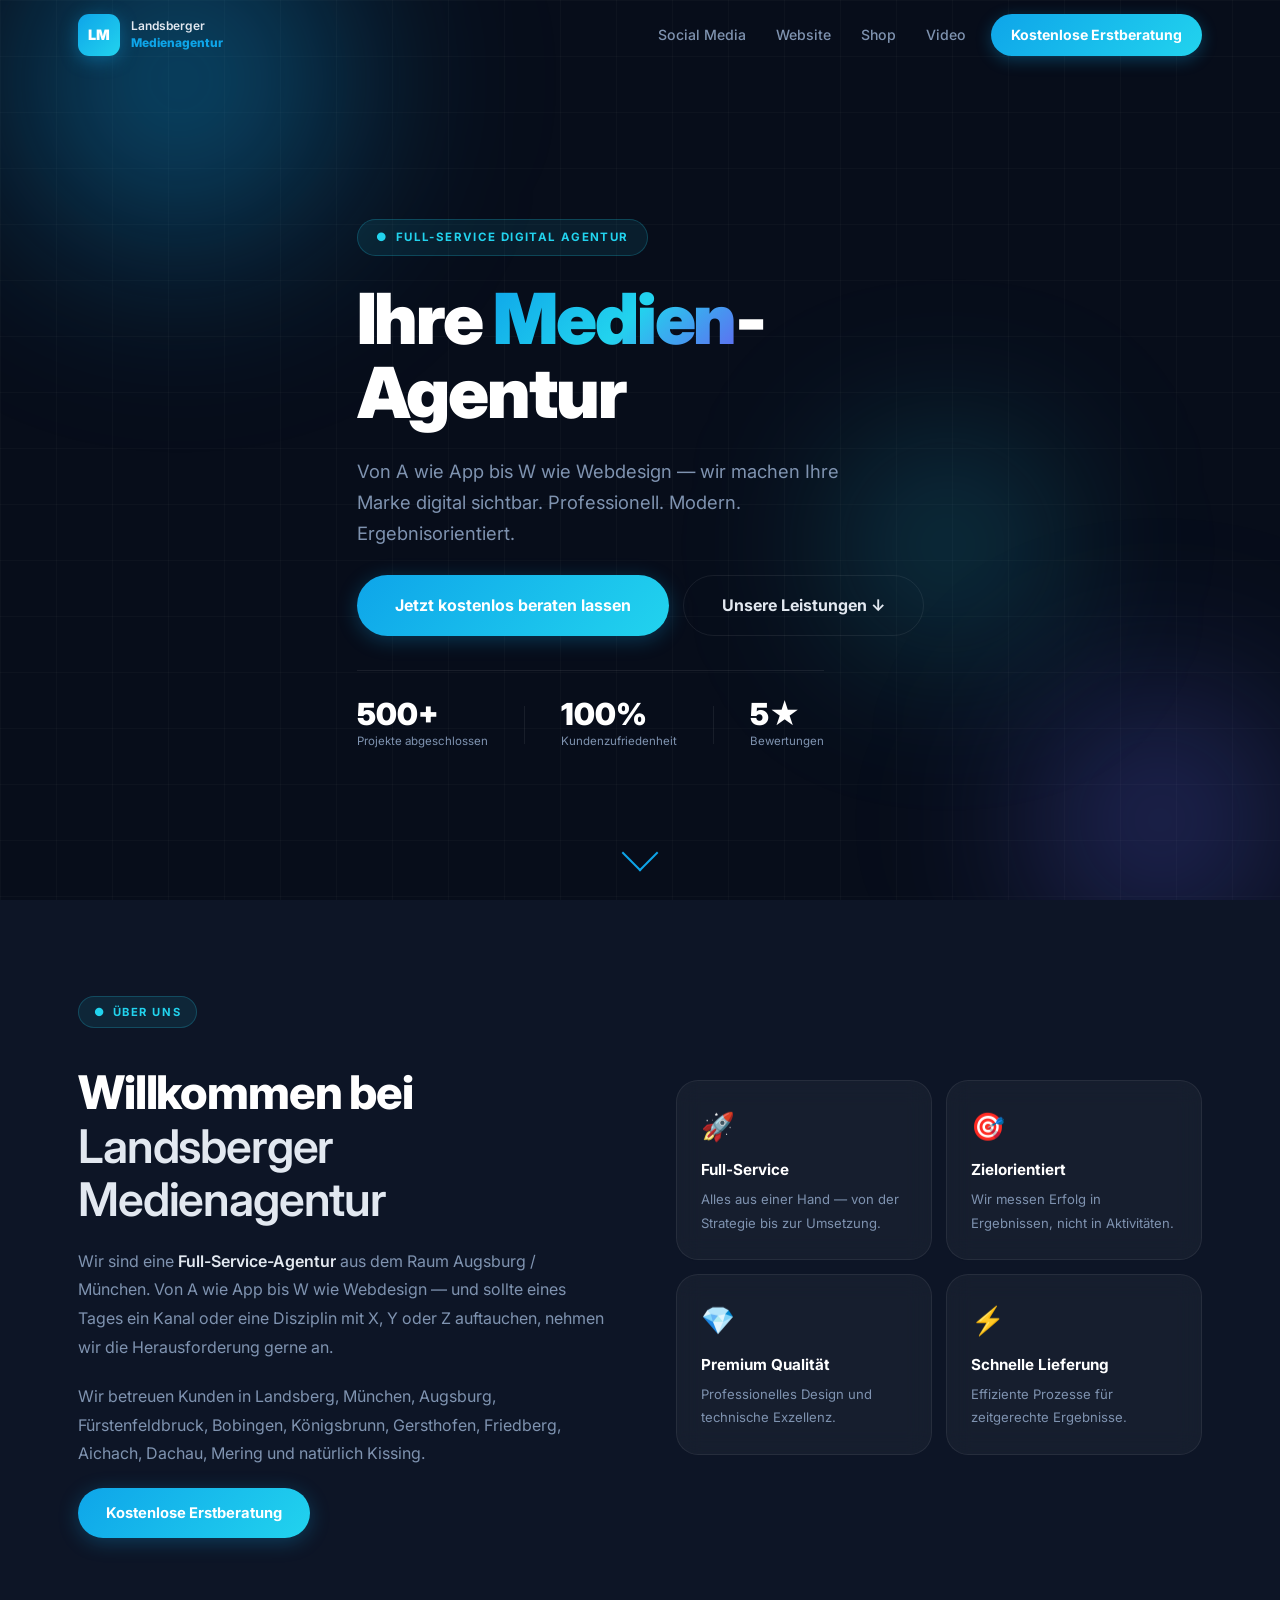
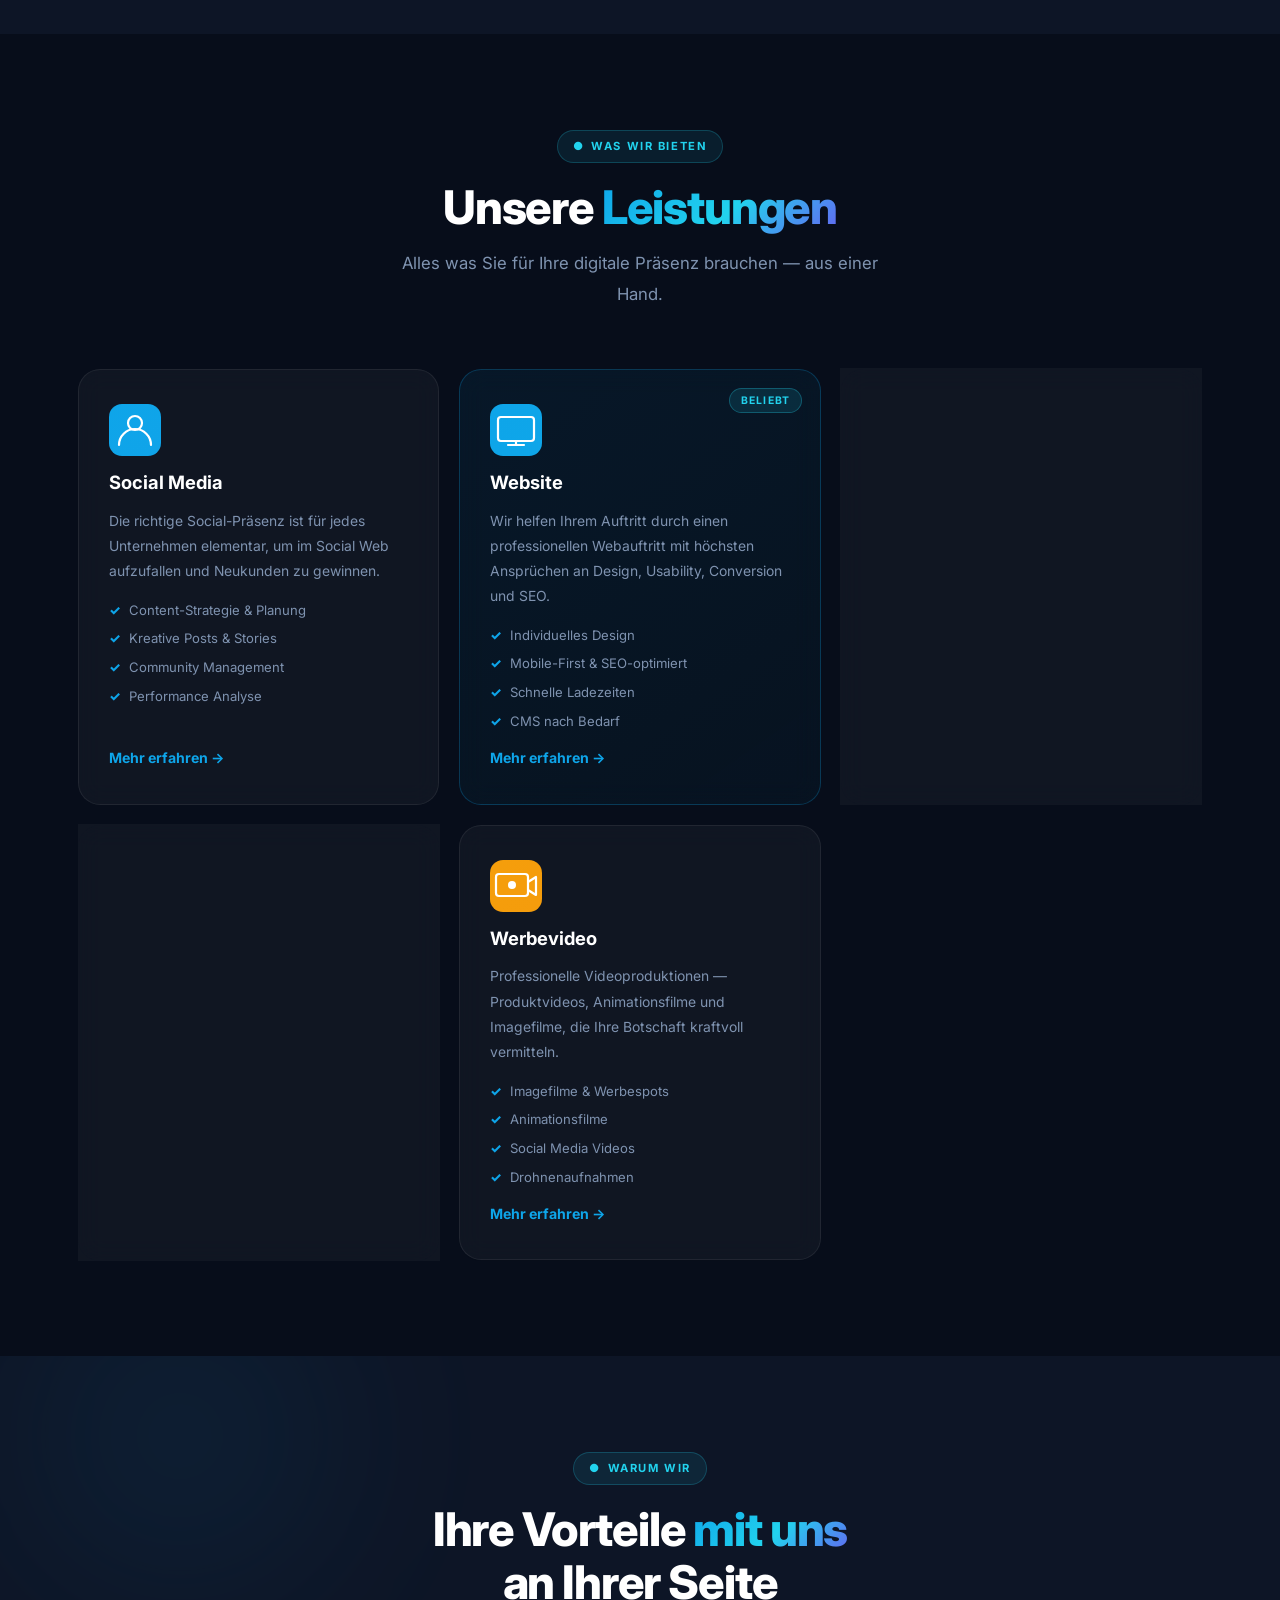
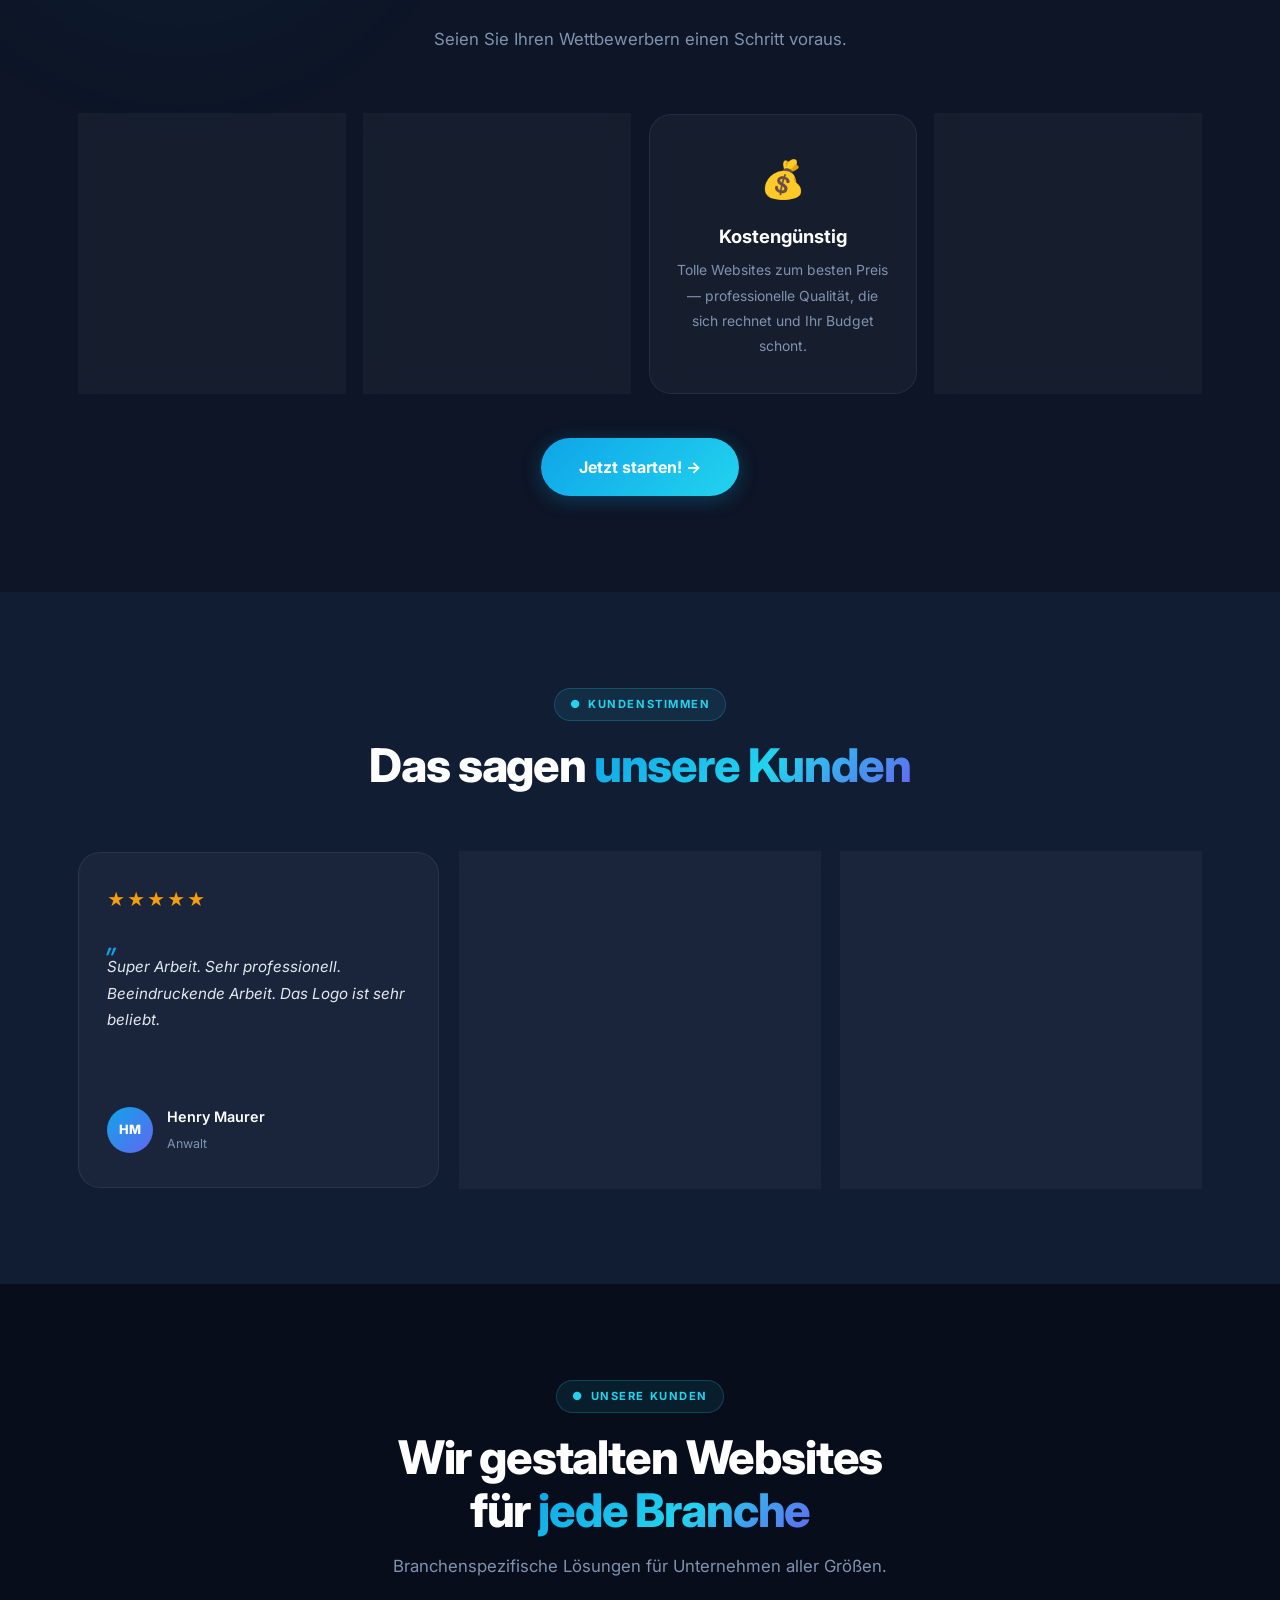
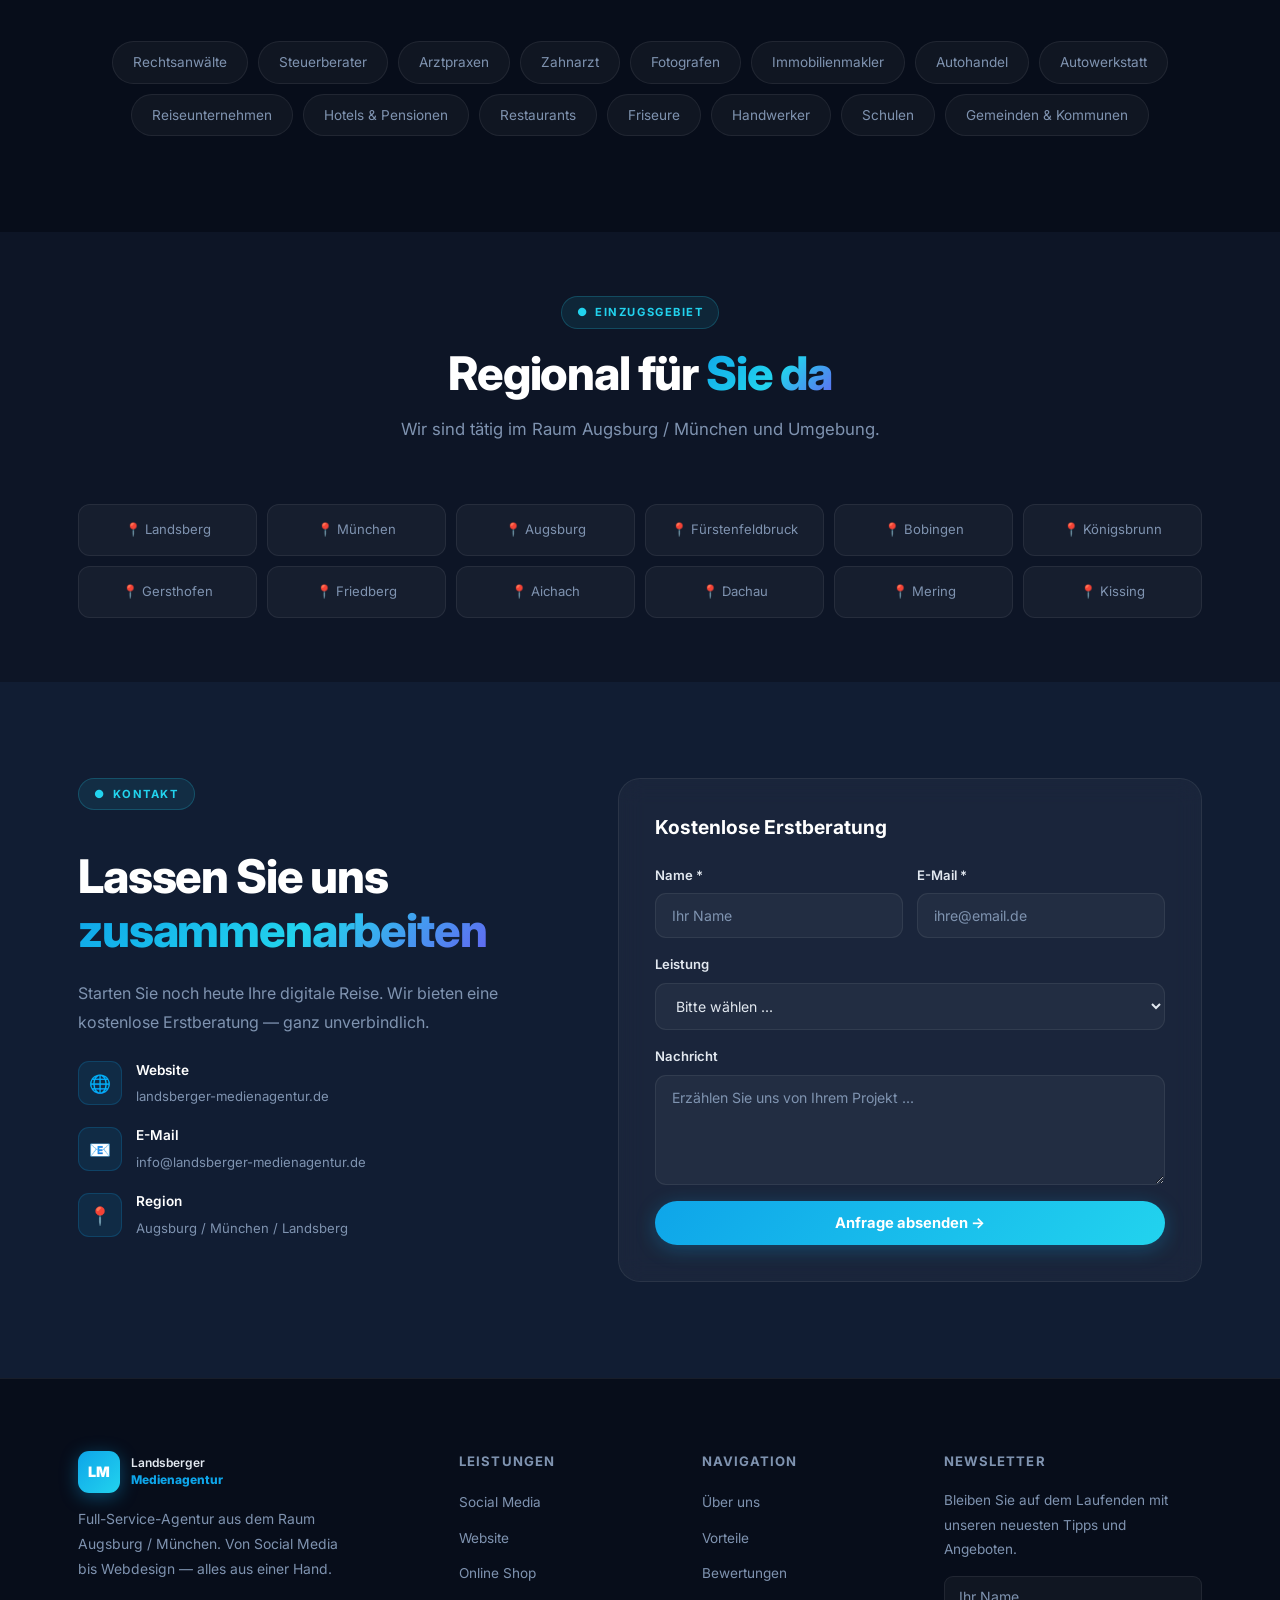
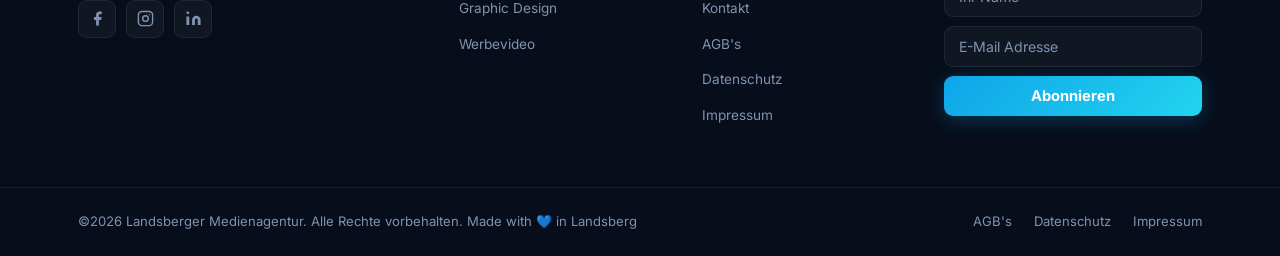
<file: index.html>
<!DOCTYPE html>
<html lang="de">
<head>
  <meta charset="UTF-8"/>
  <meta name="viewport" content="width=device-width,initial-scale=1.0"/>
  <title>Landsberger Medienagentur – Ihre Full-Service-Agentur</title>
  <meta name="description" content="Landsberger Medienagentur – Full-Service-Agentur für Social Media, Webdesign, Online Shop, Graphic Design und Werbevideo im Raum Augsburg/München."/>
  <link rel="preconnect" href="https://fonts.googleapis.com"/>
  <link rel="preconnect" href="https://fonts.gstatic.com" crossorigin/>
  <link href="https://fonts.googleapis.com/css2?family=Inter:wght@300;400;500;600;700;800;900&display=swap" rel="stylesheet"/>
  <link rel="stylesheet" href="style.css"/>
</head>
<body>

<!-- ═══ NAVBAR ═══ -->
<header class="navbar" id="navbar">
  <div class="container nav-inner">
    <a href="index.html" class="logo">
      <span class="logo-mark">LM</span>
      <span class="logo-text">Landsberger<br><em>Medienagentur</em></span>
    </a>
    <nav class="nav-links" id="nav-links">
      <a href="socialmedia.html">Social Media</a>
      <a href="website.html">Website</a>
      <a href="shop.html">Shop</a>
      <a href="video.html">Video</a>
      <a href="#kontakt" class="nav-cta">Kostenlose Erstberatung</a>
    </nav>
    <button class="hamburger" id="hamburger" aria-label="Menü">
      <span></span><span></span><span></span>
    </button>
  </div>
</header>

<!-- ═══ HERO ═══ -->
<section class="hero" id="hero">
  <div class="hero-bg">
    <div class="grid-bg"></div>
    <div class="orb o1"></div>
    <div class="orb o2"></div>
    <div class="orb o3"></div>
  </div>
  <div class="container">
    <div class="hero-content">
      <div class="hero-badge reveal">Full-Service Digital Agentur</div>
      <h1 class="reveal" data-sb="hero-title">Ihre <span class="grad">Medien</span>-<br>Agentur</h1>
      <p class="hero-sub reveal" data-sb="hero-subtitle">Von A wie App bis W wie Webdesign — wir machen Ihre Marke digital sichtbar. Professionell. Modern. Ergebnisorientiert.</p>
      <div class="hero-cta reveal">
        <a href="#kontakt" class="btn btn-primary btn-lg" data-sb="hero-cta">Jetzt kostenlos beraten lassen</a>
        <a href="#leistungen" class="btn btn-ghost btn-lg">Unsere Leistungen ↓</a>
      </div>
      <div class="hero-stats reveal">
        <div>
          <span class="stat-num">500+</span>
          <span class="stat-lbl">Projekte abgeschlossen</span>
        </div>
        <div class="stat-div"></div>
        <div>
          <span class="stat-num">100%</span>
          <span class="stat-lbl">Kundenzufriedenheit</span>
        </div>
        <div class="stat-div"></div>
        <div>
          <span class="stat-num">5★</span>
          <span class="stat-lbl">Bewertungen</span>
        </div>
      </div>
    </div>
  </div>
  <div class="scroll-cue"></div>
</section>

<!-- ═══ ABOUT ═══ -->
<section class="about sp" id="about">
  <div class="container about-grid">
    <div class="about-left">
      <div class="label reveal">Über uns</div>
      <h2 class="reveal">Willkommen bei<br><strong>Landsberger<br>Medienagentur</strong></h2>
      <p class="reveal">Wir sind eine <strong>Full-Service-Agentur</strong> aus dem Raum Augsburg / München. Von A wie App bis W wie Webdesign — und sollte eines Tages ein Kanal oder eine Disziplin mit X, Y oder Z auftauchen, nehmen wir die Herausforderung gerne an.</p>
      <p class="reveal">Wir betreuen Kunden in Landsberg, München, Augsburg, Fürstenfeldbruck, Bobingen, Königsbrunn, Gersthofen, Friedberg, Aichach, Dachau, Mering und natürlich Kissing.</p>
      <a href="#kontakt" class="btn btn-primary reveal">Kostenlose Erstberatung</a>
    </div>
    <div class="about-right">
      <div class="about-card glass reveal d1">
        <div class="about-icon">🚀</div>
        <h3>Full-Service</h3>
        <p>Alles aus einer Hand — von der Strategie bis zur Umsetzung.</p>
      </div>
      <div class="about-card glass reveal d2">
        <div class="about-icon">🎯</div>
        <h3>Zielorientiert</h3>
        <p>Wir messen Erfolg in Ergebnissen, nicht in Aktivitäten.</p>
      </div>
      <div class="about-card glass reveal d3">
        <div class="about-icon">💎</div>
        <h3>Premium Qualität</h3>
        <p>Professionelles Design und technische Exzellenz.</p>
      </div>
      <div class="about-card glass reveal d4">
        <div class="about-icon">⚡</div>
        <h3>Schnelle Lieferung</h3>
        <p>Effiziente Prozesse für zeitgerechte Ergebnisse.</p>
      </div>
    </div>
  </div>
</section>

<!-- ═══ SERVICES ═══ -->
<section class="services sp" id="leistungen">
  <div class="container">
    <div class="sh">
      <div class="label reveal">Was wir bieten</div>
      <h2 class="reveal">Unsere <span class="grad">Leistungen</span></h2>
      <p class="reveal">Alles was Sie für Ihre digitale Präsenz brauchen — aus einer Hand.</p>
    </div>
    <div class="services-grid" data-sb="services-grid">

      <div class="svc glass reveal">
        <div class="svc-icon">
          <svg viewBox="0 0 52 52" fill="none"><rect width="52" height="52" rx="13" fill="url(#sg1)"/><defs><linearGradient id="sg1" x1="0" y1="0" x2="52" y2="52"><stop stop-color="#0ea5e9"/><stop offset="1" stop-color="#6366f1"/></linearGradient></defs><circle cx="26" cy="19" r="7" stroke="white" stroke-width="2.2" fill="none"/><path d="M10 41c0-8.837 7.163-16 16-16s16 7.163 16 16" stroke="white" stroke-width="2.2" stroke-linecap="round" fill="none"/></svg>
        </div>
        <h3>Social Media</h3>
        <p>Die richtige Social-Präsenz ist für jedes Unternehmen elementar, um im Social Web aufzufallen und Neukunden zu gewinnen.</p>
        <ul class="svc-list">
          <li>Content-Strategie &amp; Planung</li>
          <li>Kreative Posts &amp; Stories</li>
          <li>Community Management</li>
          <li>Performance Analyse</li>
        </ul>
        <a href="socialmedia.html" class="svc-link">Mehr erfahren →</a>
      </div>

      <div class="svc glass svc-featured reveal d1">
        <div class="svc-badge">Beliebt</div>
        <div class="svc-icon">
          <svg viewBox="0 0 52 52" fill="none"><rect width="52" height="52" rx="13" fill="url(#sg2)"/><defs><linearGradient id="sg2" x1="0" y1="0" x2="52" y2="52"><stop stop-color="#0ea5e9"/><stop offset="1" stop-color="#22d3ee"/></linearGradient></defs><rect x="8" y="13" width="36" height="24" rx="3" stroke="white" stroke-width="2.2" fill="none"/><path d="M18 41h16M26 37v4" stroke="white" stroke-width="2.2" stroke-linecap="round"/></svg>
        </div>
        <h3>Website</h3>
        <p>Wir helfen Ihrem Auftritt durch einen professionellen Webauftritt mit höchsten Ansprüchen an Design, Usability, Conversion und SEO.</p>
        <ul class="svc-list">
          <li>Individuelles Design</li>
          <li>Mobile-First &amp; SEO-optimiert</li>
          <li>Schnelle Ladezeiten</li>
          <li>CMS nach Bedarf</li>
        </ul>
        <a href="website.html" class="svc-link">Mehr erfahren →</a>
      </div>

      <div class="svc glass reveal d2">
        <div class="svc-icon">
          <svg viewBox="0 0 52 52" fill="none"><rect width="52" height="52" rx="13" fill="url(#sg3)"/><defs><linearGradient id="sg3" x1="0" y1="0" x2="52" y2="52"><stop stop-color="#6366f1"/><stop offset="1" stop-color="#8b5cf6"/></linearGradient></defs><rect x="10" y="14" width="32" height="8" rx="2" stroke="white" stroke-width="2.2" fill="none"/><rect x="10" y="27" width="20" height="8" rx="2" stroke="white" stroke-width="2.2" fill="none"/><path d="M38 31l5 5-5 5" stroke="white" stroke-width="2.2" stroke-linecap="round" stroke-linejoin="round" fill="none"/></svg>
        </div>
        <h3>Online Shop</h3>
        <p>Professionelle E-Commerce-Lösungen mit höchsten Ansprüchen an Design, Usability, Conversion und Suchmaschinenoptimierung.</p>
        <ul class="svc-list">
          <li>WooCommerce / Shopify</li>
          <li>Sicheres Checkout-System</li>
          <li>E-Commerce Strategie</li>
          <li>Interface-Design &amp; Frontend</li>
        </ul>
        <a href="shop.html" class="svc-link">Mehr erfahren →</a>
      </div>

      <div class="svc glass reveal">
        <div class="svc-icon">
          <svg viewBox="0 0 52 52" fill="none"><rect width="52" height="52" rx="13" fill="url(#sg4)"/><defs><linearGradient id="sg4" x1="0" y1="0" x2="52" y2="52"><stop stop-color="#ec4899"/><stop offset="1" stop-color="#f43f5e"/></linearGradient></defs><circle cx="26" cy="26" r="9" stroke="white" stroke-width="2.2" fill="none"/><path d="M26 8v5M26 39v5M8 26h5M39 26h5" stroke="white" stroke-width="2.2" stroke-linecap="round"/></svg>
        </div>
        <h3>Graphic Design</h3>
        <p>Unverwechselbares visuelles Branding, das Ihre Marke einzigartig und professionell erscheinen lässt.</p>
        <ul class="svc-list">
          <li>Logo &amp; Corporate Identity</li>
          <li>Visitenkarten &amp; Flyer</li>
          <li>Print &amp; Digital Design</li>
          <li>Brand Guidelines</li>
        </ul>
        <a href="#kontakt" class="svc-link">Mehr erfahren →</a>
      </div>

      <div class="svc glass reveal d1">
        <div class="svc-icon">
          <svg viewBox="0 0 52 52" fill="none"><rect width="52" height="52" rx="13" fill="url(#sg5)"/><defs><linearGradient id="sg5" x1="0" y1="0" x2="52" y2="52"><stop stop-color="#f59e0b"/><stop offset="1" stop-color="#ef4444"/></linearGradient></defs><rect x="6" y="14" width="32" height="22" rx="3" stroke="white" stroke-width="2.2" fill="none"/><path d="M38 22l8-5v18l-8-5" stroke="white" stroke-width="2.2" stroke-linejoin="round" fill="none"/><circle cx="22" cy="25" r="4" fill="white"/></svg>
        </div>
        <h3>Werbevideo</h3>
        <p>Professionelle Videoproduktionen — Produktvideos, Animationsfilme und Imagefilme, die Ihre Botschaft kraftvoll vermitteln.</p>
        <ul class="svc-list">
          <li>Imagefilme &amp; Werbespots</li>
          <li>Animationsfilme</li>
          <li>Social Media Videos</li>
          <li>Drohnenaufnahmen</li>
        </ul>
        <a href="video.html" class="svc-link">Mehr erfahren →</a>
      </div>

    </div>
  </div>
</section>

<!-- ═══ BENEFITS ═══ -->
<section class="benefits sp" id="vorteile">
  <div class="orb o1" style="opacity:.18;"></div>
  <div class="benefits-inner container">
    <div class="sh">
      <div class="label reveal">Warum wir</div>
      <h2 class="reveal">Ihre Vorteile <span class="grad">mit uns</span><br>an Ihrer Seite</h2>
      <p class="reveal">Seien Sie Ihren Wettbewerbern einen Schritt voraus.</p>
    </div>
    <div class="benefits-grid">
      <div class="ben glass reveal">
        <span class="ben-icon">✨</span>
        <h3>Modernes Design</h3>
        <p>Ihre neue Website strahlt zeitlos und modern — ein erster Eindruck, der bleibt und Vertrauen schafft.</p>
      </div>
      <div class="ben glass reveal d1">
        <span class="ben-icon">⏱️</span>
        <h3>Zeit sparen</h3>
        <p>Mehr Zeit fürs Geschäft, dank uns. Wir übernehmen Ihre digitale Präsenz vollständig und zuverlässig.</p>
      </div>
      <div class="ben glass reveal d2">
        <span class="ben-icon">💰</span>
        <h3>Kostengünstig</h3>
        <p>Tolle Websites zum besten Preis — professionelle Qualität, die sich rechnet und Ihr Budget schont.</p>
      </div>
      <div class="ben glass reveal d3">
        <span class="ben-icon">🛡️</span>
        <h3>Full-Service</h3>
        <p>Professionell, zuverlässig und immer für Sie da — Ihr verlässlicher Partner für den gesamten digitalen Auftritt.</p>
      </div>
    </div>
    <div class="benefits-cta reveal">
      <a href="#kontakt" class="btn btn-primary btn-lg">Jetzt starten! →</a>
    </div>
  </div>
</section>

<!-- ═══ TESTIMONIALS ═══ -->
<section class="testimonials sp" id="bewertungen">
  <div class="container">
    <div class="sh">
      <div class="label reveal">Kundenstimmen</div>
      <h2 class="reveal">Das sagen <span class="grad">unsere Kunden</span></h2>
    </div>
    <div class="testi-grid" data-sb="testi-grid">
      <div class="testi glass reveal">
        <div class="stars">★★★★★</div>
        <p class="quote">Super Arbeit. Sehr professionell. Beeindruckende Arbeit. Das Logo ist sehr beliebt.</p>
        <div class="author">
          <div class="avatar">HM</div>
          <div><strong>Henry Maurer</strong><span>Anwalt</span></div>
        </div>
      </div>
      <div class="testi glass reveal d1">
        <div class="stars">★★★★★</div>
        <p class="quote">Sehr angenehme Kommunikation. Alles lief perfekt. Kleinere Anpassungen wurden noch nach unseren Wünschen umgesetzt. Vielen Dank!</p>
        <div class="author">
          <div class="avatar">JD</div>
          <div><strong>Jessica Dins</strong><span>Freiberuflerin</span></div>
        </div>
      </div>
      <div class="testi glass reveal d2">
        <div class="stars">★★★★★</div>
        <p class="quote">Sehr fachkundig und engagiert. Viele wertvolle Tipps und diese verstehend erklärt. Absolut empfehlenswert — ich arbeite immer wieder gerne mit der Agentur!</p>
        <div class="author">
          <div class="avatar">AK</div>
          <div><strong>Anja K.</strong><span>Founder</span></div>
        </div>
      </div>
    </div>
  </div>
</section>

<!-- ═══ INDUSTRIES ═══ -->
<section class="industries sp">
  <div class="container">
    <div class="sh">
      <div class="label reveal">Unsere Kunden</div>
      <h2 class="reveal">Wir gestalten Websites<br>für <span class="grad">jede Branche</span></h2>
      <p class="reveal">Branchenspezifische Lösungen für Unternehmen aller Größen.</p>
    </div>
    <div class="tags reveal">
      <span class="tag">Rechtsanwälte</span>
      <span class="tag">Steuerberater</span>
      <span class="tag">Arztpraxen</span>
      <span class="tag">Zahnarzt</span>
      <span class="tag">Fotografen</span>
      <span class="tag">Immobilienmakler</span>
      <span class="tag">Autohandel</span>
      <span class="tag">Autowerkstatt</span>
      <span class="tag">Reiseunternehmen</span>
      <span class="tag">Hotels &amp; Pensionen</span>
      <span class="tag">Restaurants</span>
      <span class="tag">Friseure</span>
      <span class="tag">Handwerker</span>
      <span class="tag">Schulen</span>
      <span class="tag">Gemeinden &amp; Kommunen</span>
    </div>
  </div>
</section>

<!-- ═══ REGIONS ═══ -->
<section class="regions sp-sm">
  <div class="container">
    <div class="sh">
      <div class="label reveal">Einzugsgebiet</div>
      <h2 class="reveal">Regional für <span class="grad">Sie da</span></h2>
      <p class="reveal">Wir sind tätig im Raum Augsburg / München und Umgebung.</p>
    </div>
    <div class="region-grid reveal">
      <div class="region">📍 Landsberg</div>
      <div class="region">📍 München</div>
      <div class="region">📍 Augsburg</div>
      <div class="region">📍 Fürstenfeldbruck</div>
      <div class="region">📍 Bobingen</div>
      <div class="region">📍 Königsbrunn</div>
      <div class="region">📍 Gersthofen</div>
      <div class="region">📍 Friedberg</div>
      <div class="region">📍 Aichach</div>
      <div class="region">📍 Dachau</div>
      <div class="region">📍 Mering</div>
      <div class="region">📍 Kissing</div>
    </div>
  </div>
</section>

<!-- ═══ CONTACT ═══ -->
<section class="contact sp" id="kontakt">
  <div class="container contact-grid">
    <div class="contact-info">
      <div class="label reveal">Kontakt</div>
      <h2 class="reveal">Lassen Sie uns<br><span class="grad">zusammenarbeiten</span></h2>
      <p class="reveal">Starten Sie noch heute Ihre digitale Reise. Wir bieten eine kostenlose Erstberatung — ganz unverbindlich.</p>
      <div class="cinfo-items">
        <div class="cinfo reveal">
          <div class="cinfo-icon">🌐</div>
          <div><strong>Website</strong><span>landsberger-medienagentur.de</span></div>
        </div>
        <div class="cinfo reveal d1">
          <div class="cinfo-icon">📧</div>
          <div><strong>E-Mail</strong><span>info@landsberger-medienagentur.de</span></div>
        </div>
        <div class="cinfo reveal d2">
          <div class="cinfo-icon">📍</div>
          <div><strong>Region</strong><span>Augsburg / München / Landsberg</span></div>
        </div>
      </div>
    </div>
    <div class="contact-form-wrap glass reveal">
      <h3>Kostenlose Erstberatung</h3>
      <form class="form" id="contact-form">
        <div class="form-row">
          <div class="fg"><label for="name">Name *</label><input type="text" id="name" name="name" placeholder="Ihr Name" required/></div>
          <div class="fg"><label for="email">E-Mail *</label><input type="email" id="email" name="email" placeholder="ihre@email.de" required/></div>
        </div>
        <div class="fg">
          <label for="service">Leistung</label>
          <select id="service" name="service">
            <option value="">Bitte wählen ...</option>
            <option>Social Media</option>
            <option>Website</option>
            <option>Online Shop</option>
            <option>Graphic Design</option>
            <option>Werbevideo</option>
            <option>Sonstiges</option>
          </select>
        </div>
        <div class="fg"><label for="msg">Nachricht</label><textarea id="msg" name="message" rows="4" placeholder="Erzählen Sie uns von Ihrem Projekt ..."></textarea></div>
        <button type="submit" class="btn btn-primary btn-full">Anfrage absenden →</button>
      </form>
    </div>
  </div>
</section>

<!-- ═══ FOOTER ═══ -->
<footer class="footer">
  <div class="container footer-grid">
    <div class="footer-brand">
      <a href="index.html" class="logo">
        <span class="logo-mark">LM</span>
        <span class="logo-text">Landsberger<br><em>Medienagentur</em></span>
      </a>
      <p>Full-Service-Agentur aus dem Raum Augsburg / München. Von Social Media bis Webdesign — alles aus einer Hand.</p>
      <div class="socials">
        <a href="#" class="social" aria-label="Facebook"><svg viewBox="0 0 24 24" fill="currentColor"><path d="M18 2h-3a5 5 0 00-5 5v3H7v4h3v8h4v-8h3l1-4h-4V7a1 1 0 011-1h3z"/></svg></a>
        <a href="#" class="social" aria-label="Instagram"><svg viewBox="0 0 24 24" fill="none" stroke="currentColor" stroke-width="2"><rect x="2" y="2" width="20" height="20" rx="5"/><circle cx="12" cy="12" r="4"/><circle cx="17.5" cy="6.5" r="1" fill="currentColor" stroke="none"/></svg></a>
        <a href="#" class="social" aria-label="LinkedIn"><svg viewBox="0 0 24 24" fill="currentColor"><path d="M16 8a6 6 0 016 6v7h-4v-7a2 2 0 00-4 0v7h-4v-7a6 6 0 016-6zM2 9h4v12H2z"/><circle cx="4" cy="4" r="2"/></svg></a>
      </div>
    </div>
    <div class="fcol">
      <h4>Leistungen</h4>
      <ul>
        <li><a href="socialmedia.html">Social Media</a></li>
        <li><a href="website.html">Website</a></li>
        <li><a href="shop.html">Online Shop</a></li>
        <li><a href="#leistungen">Graphic Design</a></li>
        <li><a href="video.html">Werbevideo</a></li>
      </ul>
    </div>
    <div class="fcol">
      <h4>Navigation</h4>
      <ul>
        <li><a href="#about">Über uns</a></li>
        <li><a href="#vorteile">Vorteile</a></li>
        <li><a href="#bewertungen">Bewertungen</a></li>
        <li><a href="#kontakt">Kontakt</a></li>
        <li><a href="#">AGB's</a></li>
        <li><a href="#">Datenschutz</a></li>
        <li><a href="#">Impressum</a></li>
      </ul>
    </div>
    <div class="fcol">
      <h4>Newsletter</h4>
      <p>Bleiben Sie auf dem Laufenden mit unseren neuesten Tipps und Angeboten.</p>
      <form class="nl-form" id="nl-form">
        <input type="text" placeholder="Ihr Name"/>
        <input type="email" placeholder="E-Mail Adresse" required/>
        <button type="submit" class="btn btn-primary">Abonnieren</button>
      </form>
    </div>
  </div>
  <div class="footer-bottom">
    <div class="container footer-bottom-inner">
      <p>©2026 Landsberger Medienagentur. Alle Rechte vorbehalten. Made with 💙 in Landsberg</p>
      <div class="legal">
        <a href="#">AGB's</a>
        <a href="#">Datenschutz</a>
        <a href="#">Impressum</a>
      </div>
    </div>
  </div>
</footer>

<script src="script.js"></script>
<script src="storyblok.js"></script>
</body>
</html>
</file>
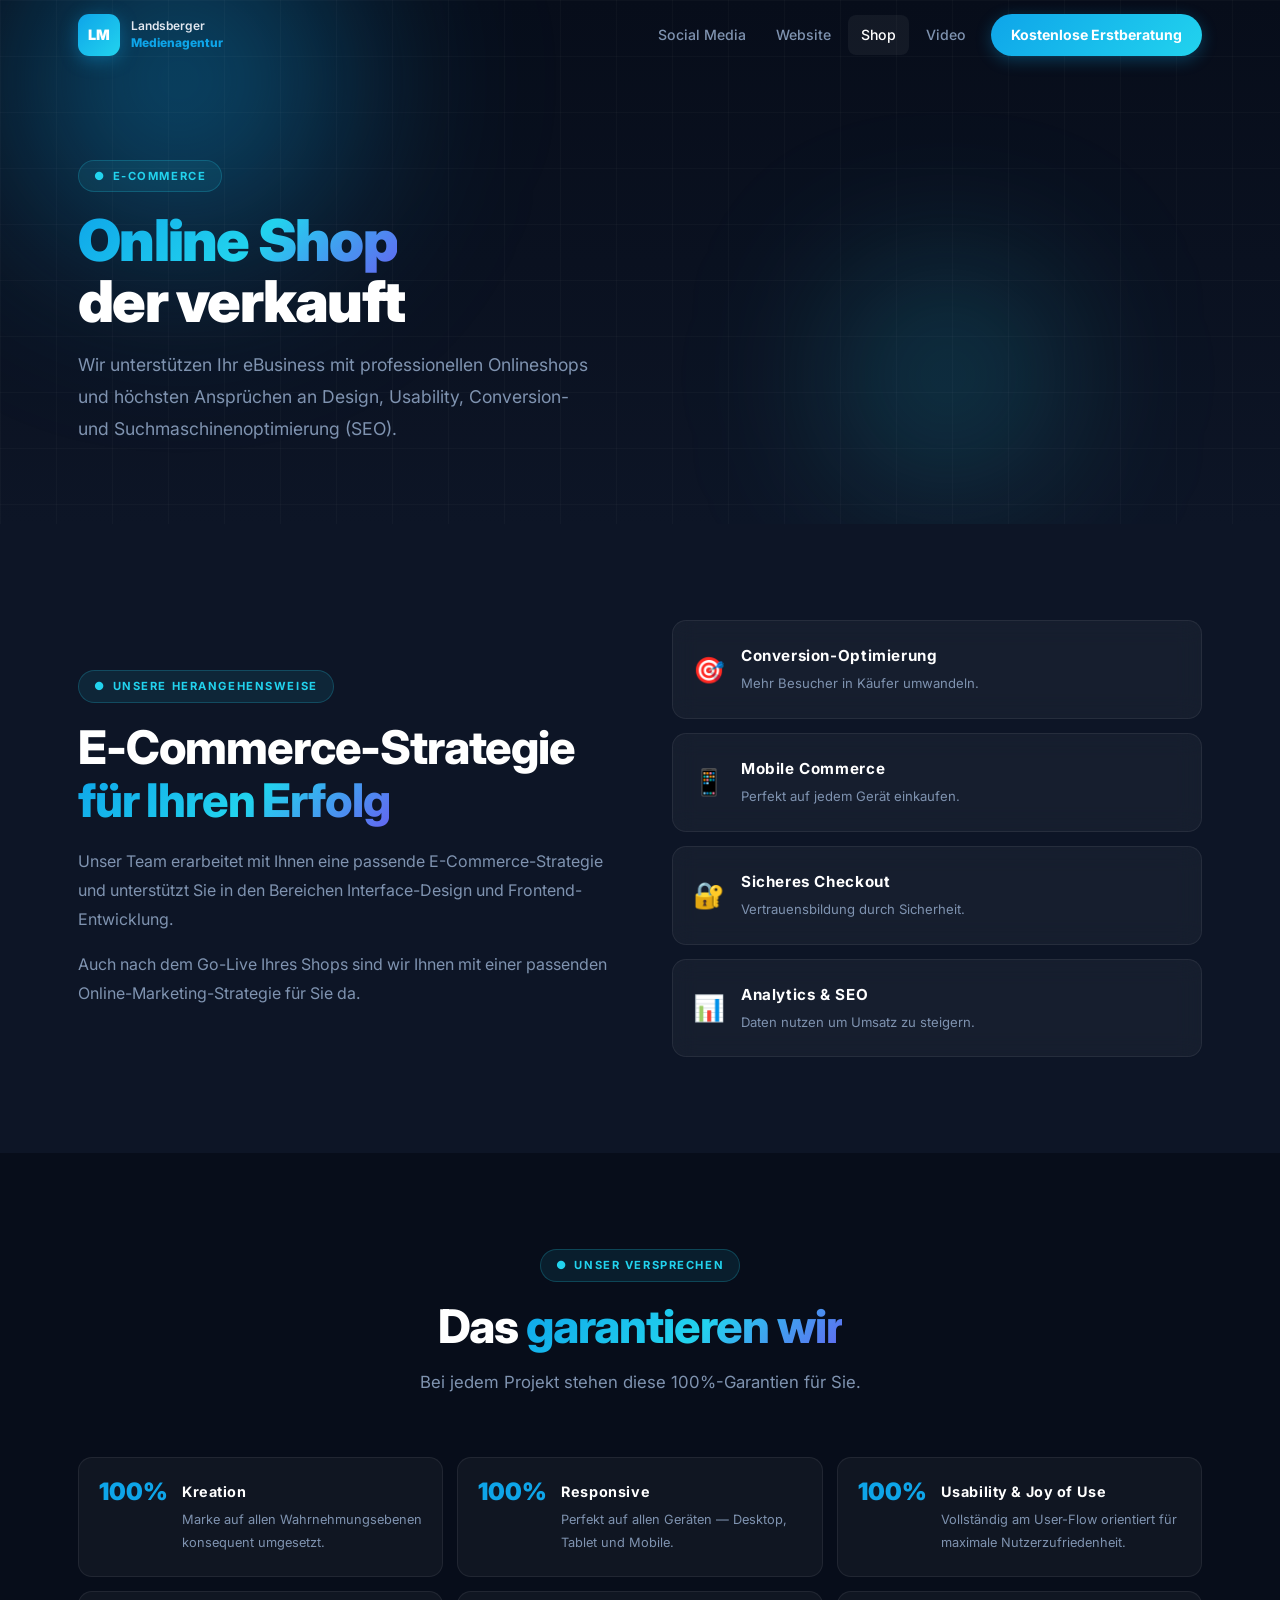
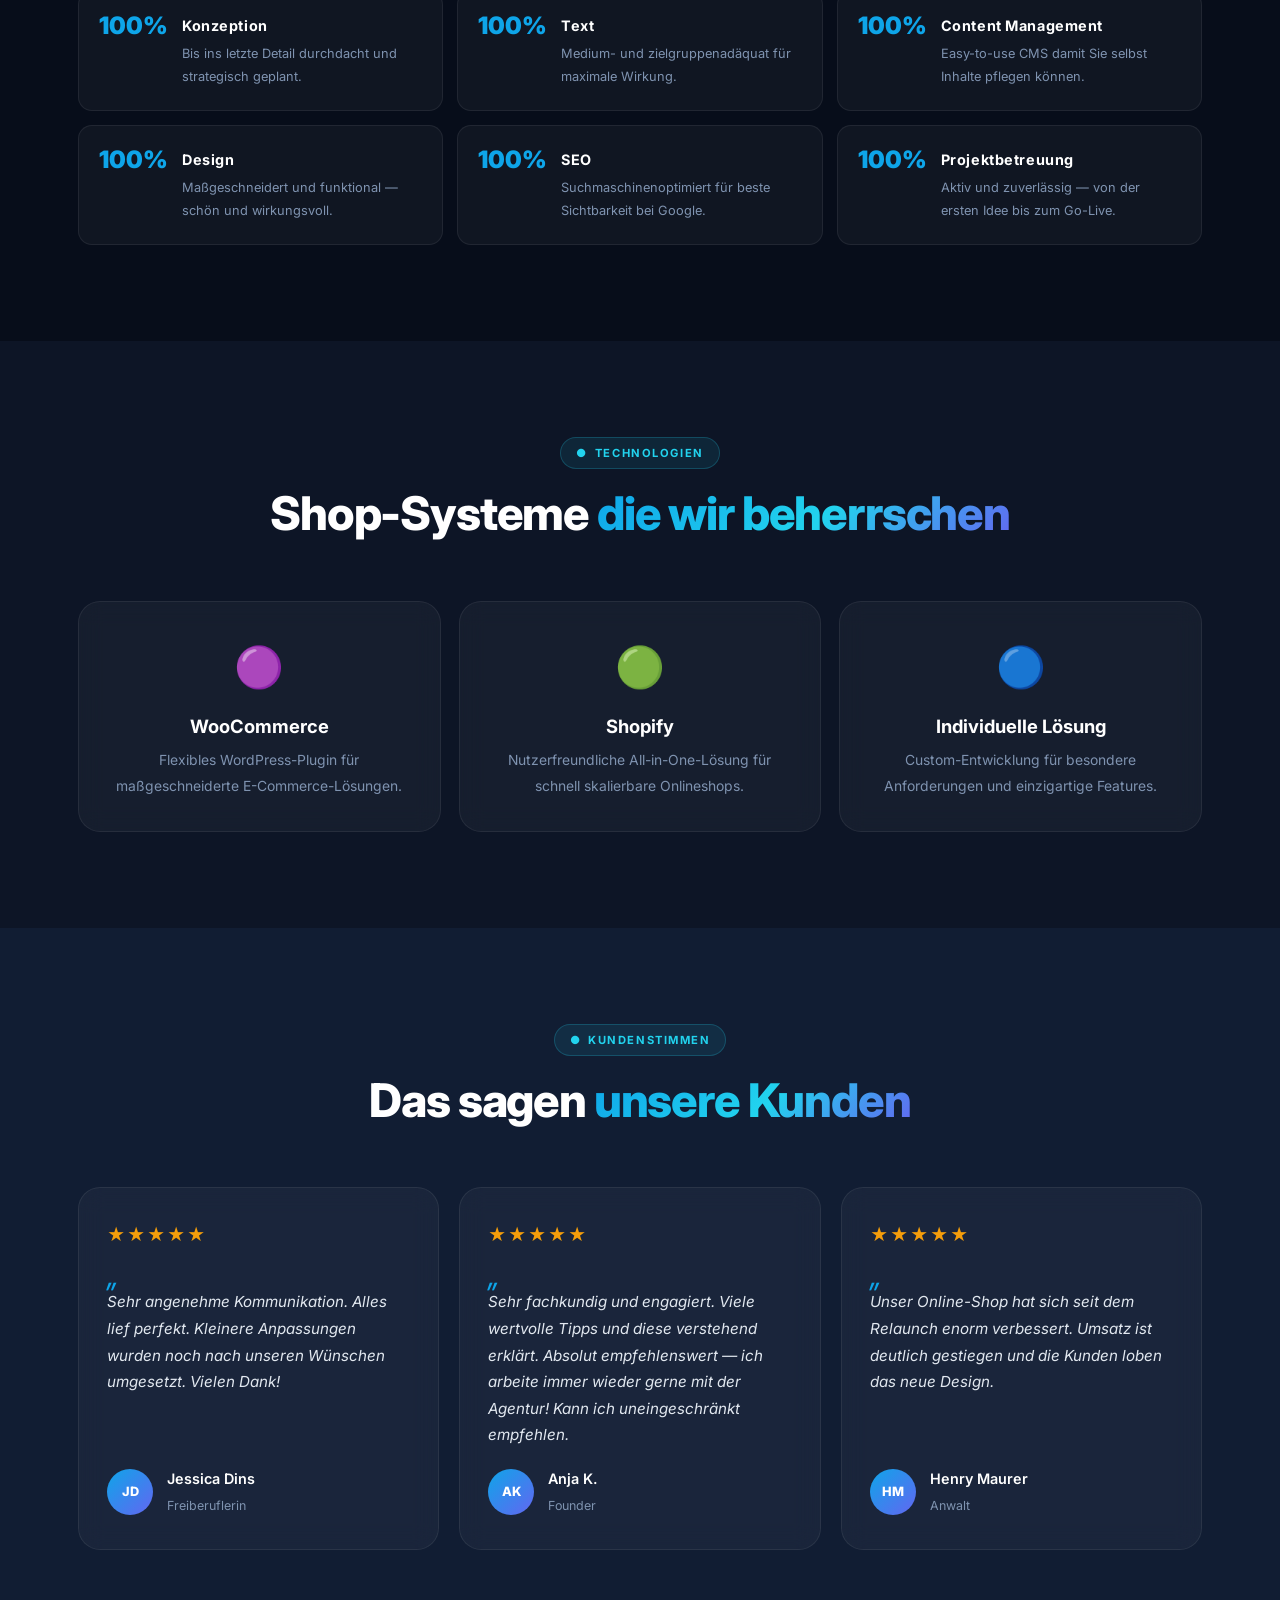
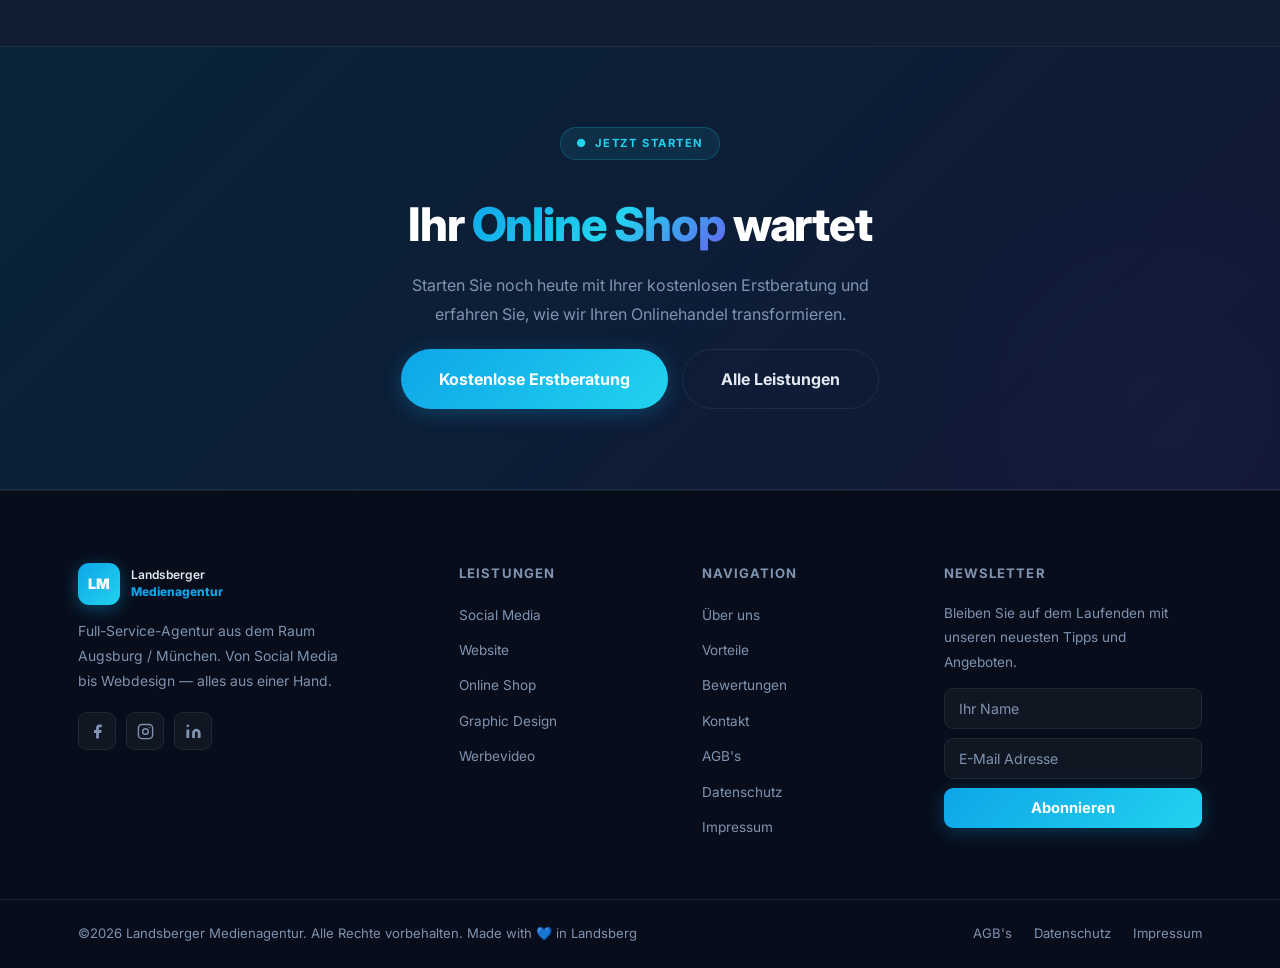
<file: shop.html>
<!DOCTYPE html>
<html lang="de">
<head>
  <meta charset="UTF-8"/>
  <meta name="viewport" content="width=device-width,initial-scale=1.0"/>
  <title>Online Shop – Landsberger Medienagentur</title>
  <meta name="description" content="Professionelle Online-Shop-Erstellung im Raum Augsburg/München. E-Commerce-Lösungen mit höchsten Ansprüchen an Design, Usability und SEO."/>
  <link rel="preconnect" href="https://fonts.googleapis.com"/>
  <link rel="preconnect" href="https://fonts.gstatic.com" crossorigin/>
  <link href="https://fonts.googleapis.com/css2?family=Inter:wght@300;400;500;600;700;800;900&display=swap" rel="stylesheet"/>
  <link rel="stylesheet" href="style.css"/>
</head>
<body>

<!-- ═══ NAVBAR ═══ -->
<header class="navbar" id="navbar">
  <div class="container nav-inner">
    <a href="index.html" class="logo">
      <span class="logo-mark">LM</span>
      <span class="logo-text">Landsberger<br><em>Medienagentur</em></span>
    </a>
    <nav class="nav-links" id="nav-links">
      <a href="socialmedia.html">Social Media</a>
      <a href="website.html">Website</a>
      <a href="shop.html" class="active">Shop</a>
      <a href="video.html">Video</a>
      <a href="index.html#kontakt" class="nav-cta">Kostenlose Erstberatung</a>
    </nav>
    <button class="hamburger" id="hamburger" aria-label="Menü">
      <span></span><span></span><span></span>
    </button>
  </div>
</header>

<!-- ═══ PAGE HERO ═══ -->
<section class="page-hero">
  <div class="orb o1"></div>
  <div class="orb o3"></div>
  <div class="grid-bg"></div>
  <div class="container">
    <div class="page-hero-content">
      <div class="label reveal">E-Commerce</div>
      <h1 class="reveal"><span class="grad">Online Shop</span><br>der verkauft</h1>
      <p class="reveal">Wir unterstützen Ihr eBusiness mit professionellen Onlineshops und höchsten Ansprüchen an Design, Usability, Conversion- und Suchmaschinenoptimierung (SEO).</p>
    </div>
  </div>
</section>

<!-- ═══ INTRO ═══ -->
<section class="sp" style="background:var(--dark-2);">
  <div class="container">
    <div style="display:grid;grid-template-columns:1fr 1fr;gap:64px;align-items:center;">
      <div>
        <div class="label reveal">Unsere Herangehensweise</div>
        <h2 class="reveal" style="margin-bottom:20px;">E-Commerce-Strategie<br><span class="grad">für Ihren Erfolg</span></h2>
        <p class="reveal" style="margin-bottom:16px;">Unser Team erarbeitet mit Ihnen eine passende E-Commerce-Strategie und unterstützt Sie in den Bereichen Interface-Design und Frontend-Entwicklung.</p>
        <p class="reveal">Auch nach dem Go-Live Ihres Shops sind wir Ihnen mit einer passenden Online-Marketing-Strategie für Sie da.</p>
      </div>
      <div style="display:flex;flex-direction:column;gap:14px;">
        <div class="glass reveal" style="padding:22px 20px;border-radius:var(--r);display:flex;align-items:center;gap:16px;">
          <div style="font-size:1.6rem;flex-shrink:0;">🎯</div>
          <div><h4 style="margin-bottom:4px;">Conversion-Optimierung</h4><p style="font-size:.82rem;">Mehr Besucher in Käufer umwandeln.</p></div>
        </div>
        <div class="glass reveal d1" style="padding:22px 20px;border-radius:var(--r);display:flex;align-items:center;gap:16px;">
          <div style="font-size:1.6rem;flex-shrink:0;">📱</div>
          <div><h4 style="margin-bottom:4px;">Mobile Commerce</h4><p style="font-size:.82rem;">Perfekt auf jedem Gerät einkaufen.</p></div>
        </div>
        <div class="glass reveal d2" style="padding:22px 20px;border-radius:var(--r);display:flex;align-items:center;gap:16px;">
          <div style="font-size:1.6rem;flex-shrink:0;">🔐</div>
          <div><h4 style="margin-bottom:4px;">Sicheres Checkout</h4><p style="font-size:.82rem;">Vertrauensbildung durch Sicherheit.</p></div>
        </div>
        <div class="glass reveal d3" style="padding:22px 20px;border-radius:var(--r);display:flex;align-items:center;gap:16px;">
          <div style="font-size:1.6rem;flex-shrink:0;">📊</div>
          <div><h4 style="margin-bottom:4px;">Analytics &amp; SEO</h4><p style="font-size:.82rem;">Daten nutzen um Umsatz zu steigern.</p></div>
        </div>
      </div>
    </div>
  </div>
</section>

<!-- ═══ GUARANTEE ═══ -->
<section class="sp" style="background:var(--dark);">
  <div class="container">
    <div class="sh">
      <div class="label reveal">Unser Versprechen</div>
      <h2 class="reveal">Das <span class="grad">garantieren wir</span></h2>
      <p class="reveal">Bei jedem Projekt stehen diese 100%-Garantien für Sie.</p>
    </div>
    <div class="guarantee-grid">
      <div class="guar reveal">
        <div class="guar-pct">100%</div>
        <div class="guar-text">
          <h4>Kreation</h4>
          <p>Marke auf allen Wahrnehmungsebenen konsequent umgesetzt.</p>
        </div>
      </div>
      <div class="guar reveal d1">
        <div class="guar-pct">100%</div>
        <div class="guar-text">
          <h4>Responsive</h4>
          <p>Perfekt auf allen Geräten — Desktop, Tablet und Mobile.</p>
        </div>
      </div>
      <div class="guar reveal d2">
        <div class="guar-pct">100%</div>
        <div class="guar-text">
          <h4>Usability &amp; Joy of Use</h4>
          <p>Vollständig am User-Flow orientiert für maximale Nutzerzufriedenheit.</p>
        </div>
      </div>
      <div class="guar reveal">
        <div class="guar-pct">100%</div>
        <div class="guar-text">
          <h4>Konzeption</h4>
          <p>Bis ins letzte Detail durchdacht und strategisch geplant.</p>
        </div>
      </div>
      <div class="guar reveal d1">
        <div class="guar-pct">100%</div>
        <div class="guar-text">
          <h4>Text</h4>
          <p>Medium- und zielgruppenadäquat für maximale Wirkung.</p>
        </div>
      </div>
      <div class="guar reveal d2">
        <div class="guar-pct">100%</div>
        <div class="guar-text">
          <h4>Content Management</h4>
          <p>Easy-to-use CMS damit Sie selbst Inhalte pflegen können.</p>
        </div>
      </div>
      <div class="guar reveal">
        <div class="guar-pct">100%</div>
        <div class="guar-text">
          <h4>Design</h4>
          <p>Maßgeschneidert und funktional — schön und wirkungsvoll.</p>
        </div>
      </div>
      <div class="guar reveal d1">
        <div class="guar-pct">100%</div>
        <div class="guar-text">
          <h4>SEO</h4>
          <p>Suchmaschinenoptimiert für beste Sichtbarkeit bei Google.</p>
        </div>
      </div>
      <div class="guar reveal d2">
        <div class="guar-pct">100%</div>
        <div class="guar-text">
          <h4>Projektbetreuung</h4>
          <p>Aktiv und zuverlässig — von der ersten Idee bis zum Go-Live.</p>
        </div>
      </div>
    </div>
  </div>
</section>

<!-- ═══ PLATFORMS ═══ -->
<section class="sp" style="background:var(--dark-2);">
  <div class="container">
    <div class="sh">
      <div class="label reveal">Technologien</div>
      <h2 class="reveal">Shop-Systeme <span class="grad">die wir beherrschen</span></h2>
    </div>
    <div style="display:grid;grid-template-columns:repeat(3,1fr);gap:18px;">
      <div class="glass reveal" style="padding:32px 26px;border-radius:var(--r-lg);text-align:center;">
        <div style="font-size:2.5rem;margin-bottom:14px;">🟣</div>
        <h3 style="margin-bottom:10px;">WooCommerce</h3>
        <p style="font-size:.87rem;">Flexibles WordPress-Plugin für maßgeschneiderte E-Commerce-Lösungen.</p>
      </div>
      <div class="glass reveal d1" style="padding:32px 26px;border-radius:var(--r-lg);text-align:center;">
        <div style="font-size:2.5rem;margin-bottom:14px;">🟢</div>
        <h3 style="margin-bottom:10px;">Shopify</h3>
        <p style="font-size:.87rem;">Nutzerfreundliche All-in-One-Lösung für schnell skalierbare Onlineshops.</p>
      </div>
      <div class="glass reveal d2" style="padding:32px 26px;border-radius:var(--r-lg);text-align:center;">
        <div style="font-size:2.5rem;margin-bottom:14px;">🔵</div>
        <h3 style="margin-bottom:10px;">Individuelle Lösung</h3>
        <p style="font-size:.87rem;">Custom-Entwicklung für besondere Anforderungen und einzigartige Features.</p>
      </div>
    </div>
  </div>
</section>

<!-- ═══ TESTIMONIALS ═══ -->
<section class="testimonials sp">
  <div class="container">
    <div class="sh">
      <div class="label reveal">Kundenstimmen</div>
      <h2 class="reveal">Das sagen <span class="grad">unsere Kunden</span></h2>
    </div>
    <div class="testi-grid">
      <div class="testi glass reveal">
        <div class="stars">★★★★★</div>
        <p class="quote">Sehr angenehme Kommunikation. Alles lief perfekt. Kleinere Anpassungen wurden noch nach unseren Wünschen umgesetzt. Vielen Dank!</p>
        <div class="author"><div class="avatar">JD</div><div><strong>Jessica Dins</strong><span>Freiberuflerin</span></div></div>
      </div>
      <div class="testi glass reveal d1">
        <div class="stars">★★★★★</div>
        <p class="quote">Sehr fachkundig und engagiert. Viele wertvolle Tipps und diese verstehend erklärt. Absolut empfehlenswert — ich arbeite immer wieder gerne mit der Agentur! Kann ich uneingeschränkt empfehlen.</p>
        <div class="author"><div class="avatar">AK</div><div><strong>Anja K.</strong><span>Founder</span></div></div>
      </div>
      <div class="testi glass reveal d2">
        <div class="stars">★★★★★</div>
        <p class="quote">Unser Online-Shop hat sich seit dem Relaunch enorm verbessert. Umsatz ist deutlich gestiegen und die Kunden loben das neue Design.</p>
        <div class="author"><div class="avatar">HM</div><div><strong>Henry Maurer</strong><span>Anwalt</span></div></div>
      </div>
    </div>
  </div>
</section>

<!-- ═══ CTA ═══ -->
<section class="cta-banner">
  <div class="orb o2" style="opacity:.2;"></div>
  <div class="container cta-banner-inner">
    <div class="label reveal">Jetzt starten</div>
    <h2 class="reveal">Ihr <span class="grad">Online Shop</span> wartet</h2>
    <p class="reveal">Starten Sie noch heute mit Ihrer kostenlosen Erstberatung und erfahren Sie, wie wir Ihren Onlinehandel transformieren.</p>
    <div class="cta-btns reveal">
      <a href="index.html#kontakt" class="btn btn-primary btn-lg">Kostenlose Erstberatung</a>
      <a href="index.html" class="btn btn-ghost btn-lg">Alle Leistungen</a>
    </div>
  </div>
</section>

<!-- ═══ FOOTER ═══ -->
<footer class="footer">
  <div class="container footer-grid">
    <div class="footer-brand">
      <a href="index.html" class="logo">
        <span class="logo-mark">LM</span>
        <span class="logo-text">Landsberger<br><em>Medienagentur</em></span>
      </a>
      <p>Full-Service-Agentur aus dem Raum Augsburg / München. Von Social Media bis Webdesign — alles aus einer Hand.</p>
      <div class="socials">
        <a href="#" class="social" aria-label="Facebook"><svg viewBox="0 0 24 24" fill="currentColor"><path d="M18 2h-3a5 5 0 00-5 5v3H7v4h3v8h4v-8h3l1-4h-4V7a1 1 0 011-1h3z"/></svg></a>
        <a href="#" class="social" aria-label="Instagram"><svg viewBox="0 0 24 24" fill="none" stroke="currentColor" stroke-width="2"><rect x="2" y="2" width="20" height="20" rx="5"/><circle cx="12" cy="12" r="4"/><circle cx="17.5" cy="6.5" r="1" fill="currentColor" stroke="none"/></svg></a>
        <a href="#" class="social" aria-label="LinkedIn"><svg viewBox="0 0 24 24" fill="currentColor"><path d="M16 8a6 6 0 016 6v7h-4v-7a2 2 0 00-4 0v7h-4v-7a6 6 0 016-6zM2 9h4v12H2z"/><circle cx="4" cy="4" r="2"/></svg></a>
      </div>
    </div>
    <div class="fcol">
      <h4>Leistungen</h4>
      <ul>
        <li><a href="socialmedia.html">Social Media</a></li>
        <li><a href="website.html">Website</a></li>
        <li><a href="shop.html">Online Shop</a></li>
        <li><a href="index.html#leistungen">Graphic Design</a></li>
        <li><a href="video.html">Werbevideo</a></li>
      </ul>
    </div>
    <div class="fcol">
      <h4>Navigation</h4>
      <ul>
        <li><a href="index.html#about">Über uns</a></li>
        <li><a href="index.html#vorteile">Vorteile</a></li>
        <li><a href="index.html#bewertungen">Bewertungen</a></li>
        <li><a href="index.html#kontakt">Kontakt</a></li>
        <li><a href="#">AGB's</a></li>
        <li><a href="#">Datenschutz</a></li>
        <li><a href="#">Impressum</a></li>
      </ul>
    </div>
    <div class="fcol">
      <h4>Newsletter</h4>
      <p>Bleiben Sie auf dem Laufenden mit unseren neuesten Tipps und Angeboten.</p>
      <form class="nl-form" id="nl-form">
        <input type="text" placeholder="Ihr Name"/>
        <input type="email" placeholder="E-Mail Adresse" required/>
        <button type="submit" class="btn btn-primary">Abonnieren</button>
      </form>
    </div>
  </div>
  <div class="footer-bottom">
    <div class="container footer-bottom-inner">
      <p>©2026 Landsberger Medienagentur. Alle Rechte vorbehalten. Made with 💙 in Landsberg</p>
      <div class="legal"><a href="#">AGB's</a><a href="#">Datenschutz</a><a href="#">Impressum</a></div>
    </div>
  </div>
</footer>

<script src="script.js"></script>
</body>
</html>
</file>
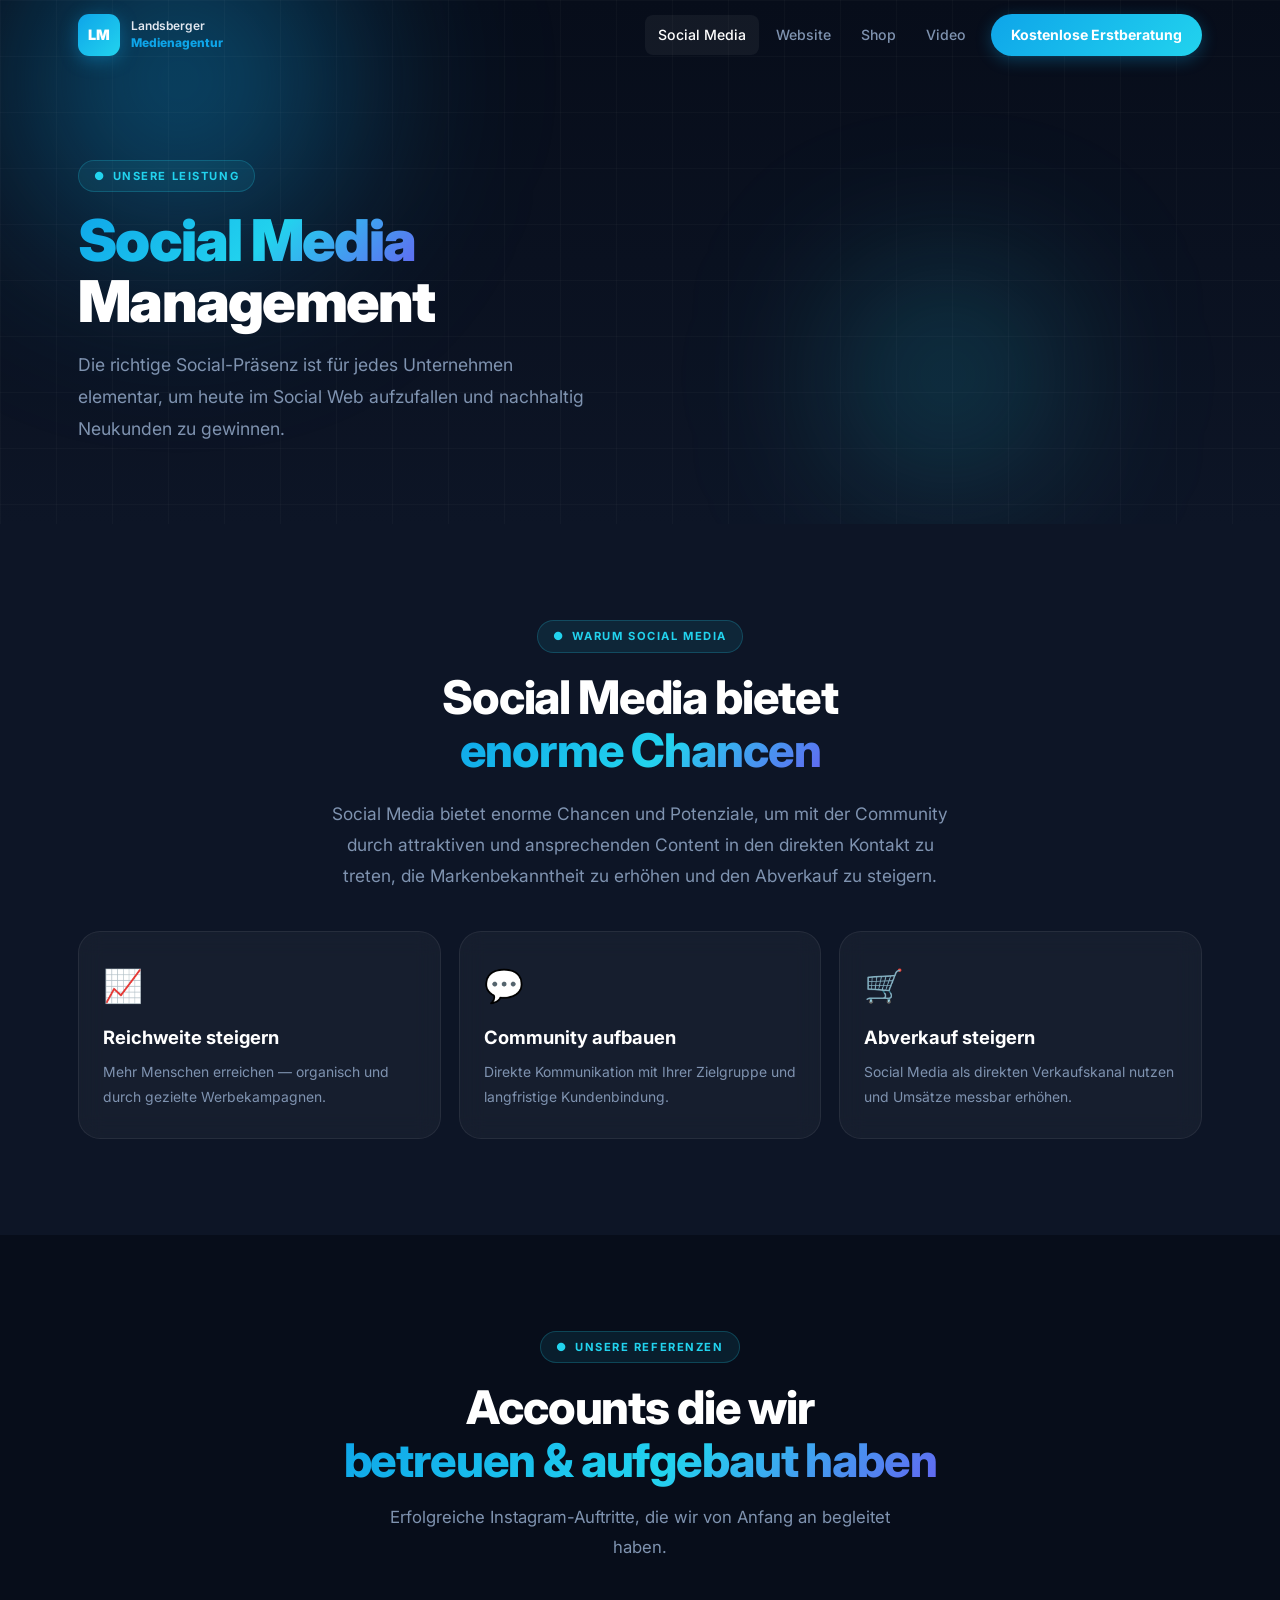
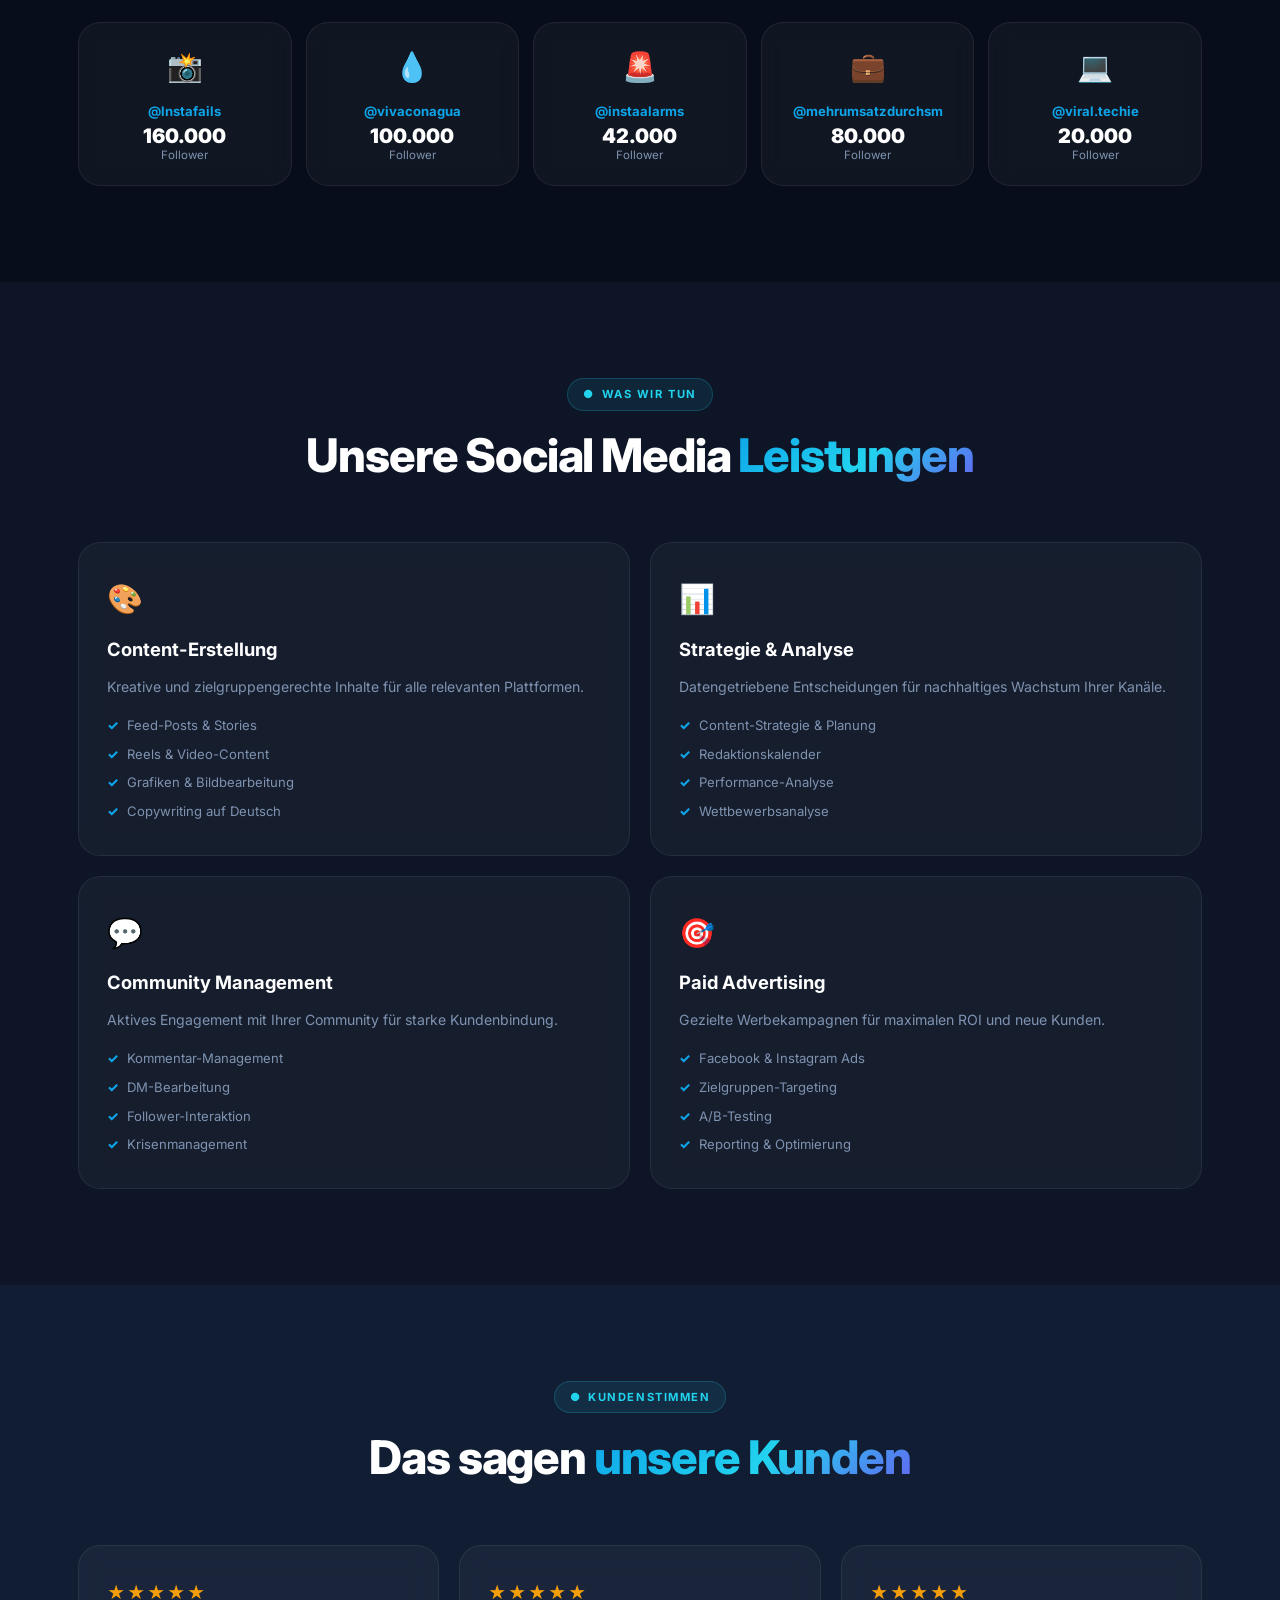
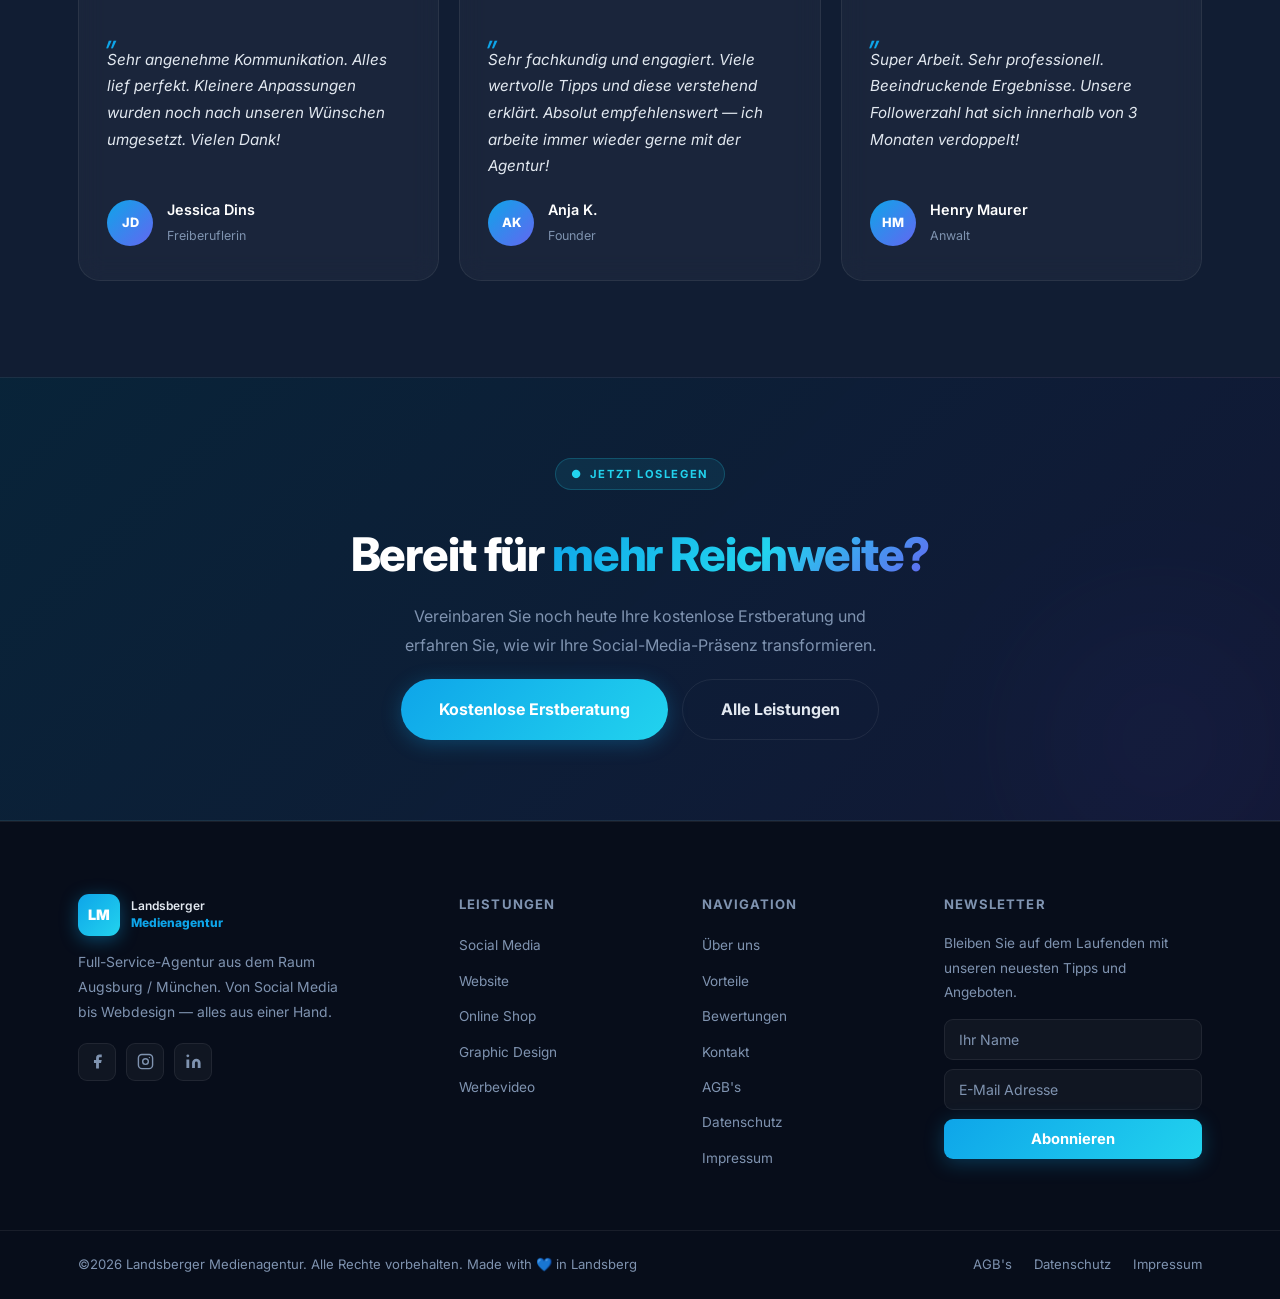
<file: socialmedia.html>
<!DOCTYPE html>
<html lang="de">
<head>
  <meta charset="UTF-8"/>
  <meta name="viewport" content="width=device-width,initial-scale=1.0"/>
  <title>Social Media – Landsberger Medienagentur</title>
  <meta name="description" content="Professionelles Social Media Management im Raum Augsburg/München. Instagram, Facebook, Content-Erstellung und Community Management."/>
  <link rel="preconnect" href="https://fonts.googleapis.com"/>
  <link rel="preconnect" href="https://fonts.gstatic.com" crossorigin/>
  <link href="https://fonts.googleapis.com/css2?family=Inter:wght@300;400;500;600;700;800;900&display=swap" rel="stylesheet"/>
  <link rel="stylesheet" href="style.css"/>
</head>
<body>

<!-- ═══ NAVBAR ═══ -->
<header class="navbar" id="navbar">
  <div class="container nav-inner">
    <a href="index.html" class="logo">
      <span class="logo-mark">LM</span>
      <span class="logo-text">Landsberger<br><em>Medienagentur</em></span>
    </a>
    <nav class="nav-links" id="nav-links">
      <a href="socialmedia.html" class="active">Social Media</a>
      <a href="website.html">Website</a>
      <a href="shop.html">Shop</a>
      <a href="video.html">Video</a>
      <a href="index.html#kontakt" class="nav-cta">Kostenlose Erstberatung</a>
    </nav>
    <button class="hamburger" id="hamburger" aria-label="Menü">
      <span></span><span></span><span></span>
    </button>
  </div>
</header>

<!-- ═══ PAGE HERO ═══ -->
<section class="page-hero">
  <div class="orb o1"></div>
  <div class="orb o3"></div>
  <div class="grid-bg"></div>
  <div class="container">
    <div class="page-hero-content">
      <div class="label reveal">Unsere Leistung</div>
      <h1 class="reveal"><span class="grad">Social Media</span><br>Management</h1>
      <p class="reveal">Die richtige Social-Präsenz ist für jedes Unternehmen elementar, um heute im Social Web aufzufallen und nachhaltig Neukunden zu gewinnen.</p>
    </div>
  </div>
</section>

<!-- ═══ INTRO ═══ -->
<section class="sp" style="background:var(--dark-2);">
  <div class="container">
    <div style="max-width:800px;margin:0 auto;text-align:center;">
      <div class="label reveal" style="display:inline-flex;">Warum Social Media</div>
      <h2 class="reveal" style="margin-bottom:20px;">Social Media bietet<br><span class="grad">enorme Chancen</span></h2>
      <p class="reveal" style="font-size:1.08rem;max-width:640px;margin:0 auto 40px;">Social Media bietet enorme Chancen und Potenziale, um mit der Community durch attraktiven und ansprechenden Content in den direkten Kontakt zu treten, die Markenbekanntheit zu erhöhen und den Abverkauf zu steigern.</p>
    </div>
    <div style="display:grid;grid-template-columns:repeat(3,1fr);gap:18px;">
      <div class="glass reveal" style="padding:28px 24px;border-radius:var(--r-lg);">
        <div style="font-size:2rem;margin-bottom:12px;">📈</div>
        <h3 style="margin-bottom:10px;">Reichweite steigern</h3>
        <p style="font-size:.87rem;">Mehr Menschen erreichen — organisch und durch gezielte Werbekampagnen.</p>
      </div>
      <div class="glass reveal d1" style="padding:28px 24px;border-radius:var(--r-lg);">
        <div style="font-size:2rem;margin-bottom:12px;">💬</div>
        <h3 style="margin-bottom:10px;">Community aufbauen</h3>
        <p style="font-size:.87rem;">Direkte Kommunikation mit Ihrer Zielgruppe und langfristige Kundenbindung.</p>
      </div>
      <div class="glass reveal d2" style="padding:28px 24px;border-radius:var(--r-lg);">
        <div style="font-size:2rem;margin-bottom:12px;">🛒</div>
        <h3 style="margin-bottom:10px;">Abverkauf steigern</h3>
        <p style="font-size:.87rem;">Social Media als direkten Verkaufskanal nutzen und Umsätze messbar erhöhen.</p>
      </div>
    </div>
  </div>
</section>

<!-- ═══ INSTAGRAM SHOWCASE ═══ -->
<section class="sp" style="background:var(--dark);">
  <div class="container">
    <div class="sh">
      <div class="label reveal">Unsere Referenzen</div>
      <h2 class="reveal">Accounts die wir<br><span class="grad">betreuen &amp; aufgebaut haben</span></h2>
      <p class="reveal">Erfolgreiche Instagram-Auftritte, die wir von Anfang an begleitet haben.</p>
    </div>
    <div class="insta-grid">
      <div class="insta-card glass reveal">
        <div class="insta-icon">📸</div>
        <div class="insta-handle">@lnstafails</div>
        <div class="insta-followers">160.000</div>
        <div class="insta-lbl">Follower</div>
      </div>
      <div class="insta-card glass reveal d1">
        <div class="insta-icon">💧</div>
        <div class="insta-handle">@vivaconagua</div>
        <div class="insta-followers">100.000</div>
        <div class="insta-lbl">Follower</div>
      </div>
      <div class="insta-card glass reveal d2">
        <div class="insta-icon">🚨</div>
        <div class="insta-handle">@instaalarms</div>
        <div class="insta-followers">42.000</div>
        <div class="insta-lbl">Follower</div>
      </div>
      <div class="insta-card glass reveal d3">
        <div class="insta-icon">💼</div>
        <div class="insta-handle">@mehrumsatzdurchsm</div>
        <div class="insta-followers">80.000</div>
        <div class="insta-lbl">Follower</div>
      </div>
      <div class="insta-card glass reveal d4">
        <div class="insta-icon">💻</div>
        <div class="insta-handle">@viral.techie</div>
        <div class="insta-followers">20.000</div>
        <div class="insta-lbl">Follower</div>
      </div>
    </div>
  </div>
</section>

<!-- ═══ LEISTUNGEN ═══ -->
<section class="sp" style="background:var(--dark-2);">
  <div class="container">
    <div class="sh">
      <div class="label reveal">Was wir tun</div>
      <h2 class="reveal">Unsere Social Media <span class="grad">Leistungen</span></h2>
    </div>
    <div style="display:grid;grid-template-columns:repeat(2,1fr);gap:20px;">
      <div class="glass reveal" style="padding:32px 28px;border-radius:var(--r-lg);">
        <div style="font-size:1.8rem;margin-bottom:14px;">🎨</div>
        <h3 style="margin-bottom:12px;">Content-Erstellung</h3>
        <p style="font-size:.88rem;margin-bottom:16px;">Kreative und zielgruppengerechte Inhalte für alle relevanten Plattformen.</p>
        <ul class="svc-list">
          <li>Feed-Posts &amp; Stories</li>
          <li>Reels &amp; Video-Content</li>
          <li>Grafiken &amp; Bildbearbeitung</li>
          <li>Copywriting auf Deutsch</li>
        </ul>
      </div>
      <div class="glass reveal d1" style="padding:32px 28px;border-radius:var(--r-lg);">
        <div style="font-size:1.8rem;margin-bottom:14px;">📊</div>
        <h3 style="margin-bottom:12px;">Strategie &amp; Analyse</h3>
        <p style="font-size:.88rem;margin-bottom:16px;">Datengetriebene Entscheidungen für nachhaltiges Wachstum Ihrer Kanäle.</p>
        <ul class="svc-list">
          <li>Content-Strategie &amp; Planung</li>
          <li>Redaktionskalender</li>
          <li>Performance-Analyse</li>
          <li>Wettbewerbsanalyse</li>
        </ul>
      </div>
      <div class="glass reveal" style="padding:32px 28px;border-radius:var(--r-lg);">
        <div style="font-size:1.8rem;margin-bottom:14px;">💬</div>
        <h3 style="margin-bottom:12px;">Community Management</h3>
        <p style="font-size:.88rem;margin-bottom:16px;">Aktives Engagement mit Ihrer Community für starke Kundenbindung.</p>
        <ul class="svc-list">
          <li>Kommentar-Management</li>
          <li>DM-Bearbeitung</li>
          <li>Follower-Interaktion</li>
          <li>Krisenmanagement</li>
        </ul>
      </div>
      <div class="glass reveal d1" style="padding:32px 28px;border-radius:var(--r-lg);">
        <div style="font-size:1.8rem;margin-bottom:14px;">🎯</div>
        <h3 style="margin-bottom:12px;">Paid Advertising</h3>
        <p style="font-size:.88rem;margin-bottom:16px;">Gezielte Werbekampagnen für maximalen ROI und neue Kunden.</p>
        <ul class="svc-list">
          <li>Facebook &amp; Instagram Ads</li>
          <li>Zielgruppen-Targeting</li>
          <li>A/B-Testing</li>
          <li>Reporting &amp; Optimierung</li>
        </ul>
      </div>
    </div>
  </div>
</section>

<!-- ═══ TESTIMONIALS ═══ -->
<section class="testimonials sp">
  <div class="container">
    <div class="sh">
      <div class="label reveal">Kundenstimmen</div>
      <h2 class="reveal">Das sagen <span class="grad">unsere Kunden</span></h2>
    </div>
    <div class="testi-grid">
      <div class="testi glass reveal">
        <div class="stars">★★★★★</div>
        <p class="quote">Sehr angenehme Kommunikation. Alles lief perfekt. Kleinere Anpassungen wurden noch nach unseren Wünschen umgesetzt. Vielen Dank!</p>
        <div class="author"><div class="avatar">JD</div><div><strong>Jessica Dins</strong><span>Freiberuflerin</span></div></div>
      </div>
      <div class="testi glass reveal d1">
        <div class="stars">★★★★★</div>
        <p class="quote">Sehr fachkundig und engagiert. Viele wertvolle Tipps und diese verstehend erklärt. Absolut empfehlenswert — ich arbeite immer wieder gerne mit der Agentur!</p>
        <div class="author"><div class="avatar">AK</div><div><strong>Anja K.</strong><span>Founder</span></div></div>
      </div>
      <div class="testi glass reveal d2">
        <div class="stars">★★★★★</div>
        <p class="quote">Super Arbeit. Sehr professionell. Beeindruckende Ergebnisse. Unsere Followerzahl hat sich innerhalb von 3 Monaten verdoppelt!</p>
        <div class="author"><div class="avatar">HM</div><div><strong>Henry Maurer</strong><span>Anwalt</span></div></div>
      </div>
    </div>
  </div>
</section>

<!-- ═══ CTA ═══ -->
<section class="cta-banner">
  <div class="orb o2" style="opacity:.2;"></div>
  <div class="container cta-banner-inner">
    <div class="label reveal">Jetzt loslegen</div>
    <h2 class="reveal">Bereit für <span class="grad">mehr Reichweite?</span></h2>
    <p class="reveal">Vereinbaren Sie noch heute Ihre kostenlose Erstberatung und erfahren Sie, wie wir Ihre Social-Media-Präsenz transformieren.</p>
    <div class="cta-btns reveal">
      <a href="index.html#kontakt" class="btn btn-primary btn-lg">Kostenlose Erstberatung</a>
      <a href="index.html" class="btn btn-ghost btn-lg">Alle Leistungen</a>
    </div>
  </div>
</section>

<!-- ═══ FOOTER ═══ -->
<footer class="footer">
  <div class="container footer-grid">
    <div class="footer-brand">
      <a href="index.html" class="logo">
        <span class="logo-mark">LM</span>
        <span class="logo-text">Landsberger<br><em>Medienagentur</em></span>
      </a>
      <p>Full-Service-Agentur aus dem Raum Augsburg / München. Von Social Media bis Webdesign — alles aus einer Hand.</p>
      <div class="socials">
        <a href="#" class="social" aria-label="Facebook"><svg viewBox="0 0 24 24" fill="currentColor"><path d="M18 2h-3a5 5 0 00-5 5v3H7v4h3v8h4v-8h3l1-4h-4V7a1 1 0 011-1h3z"/></svg></a>
        <a href="#" class="social" aria-label="Instagram"><svg viewBox="0 0 24 24" fill="none" stroke="currentColor" stroke-width="2"><rect x="2" y="2" width="20" height="20" rx="5"/><circle cx="12" cy="12" r="4"/><circle cx="17.5" cy="6.5" r="1" fill="currentColor" stroke="none"/></svg></a>
        <a href="#" class="social" aria-label="LinkedIn"><svg viewBox="0 0 24 24" fill="currentColor"><path d="M16 8a6 6 0 016 6v7h-4v-7a2 2 0 00-4 0v7h-4v-7a6 6 0 016-6zM2 9h4v12H2z"/><circle cx="4" cy="4" r="2"/></svg></a>
      </div>
    </div>
    <div class="fcol">
      <h4>Leistungen</h4>
      <ul>
        <li><a href="socialmedia.html">Social Media</a></li>
        <li><a href="website.html">Website</a></li>
        <li><a href="shop.html">Online Shop</a></li>
        <li><a href="index.html#leistungen">Graphic Design</a></li>
        <li><a href="video.html">Werbevideo</a></li>
      </ul>
    </div>
    <div class="fcol">
      <h4>Navigation</h4>
      <ul>
        <li><a href="index.html#about">Über uns</a></li>
        <li><a href="index.html#vorteile">Vorteile</a></li>
        <li><a href="index.html#bewertungen">Bewertungen</a></li>
        <li><a href="index.html#kontakt">Kontakt</a></li>
        <li><a href="#">AGB's</a></li>
        <li><a href="#">Datenschutz</a></li>
        <li><a href="#">Impressum</a></li>
      </ul>
    </div>
    <div class="fcol">
      <h4>Newsletter</h4>
      <p>Bleiben Sie auf dem Laufenden mit unseren neuesten Tipps und Angeboten.</p>
      <form class="nl-form" id="nl-form">
        <input type="text" placeholder="Ihr Name"/>
        <input type="email" placeholder="E-Mail Adresse" required/>
        <button type="submit" class="btn btn-primary">Abonnieren</button>
      </form>
    </div>
  </div>
  <div class="footer-bottom">
    <div class="container footer-bottom-inner">
      <p>©2026 Landsberger Medienagentur. Alle Rechte vorbehalten. Made with 💙 in Landsberg</p>
      <div class="legal"><a href="#">AGB's</a><a href="#">Datenschutz</a><a href="#">Impressum</a></div>
    </div>
  </div>
</footer>

<script src="script.js"></script>
</body>
</html>
</file>
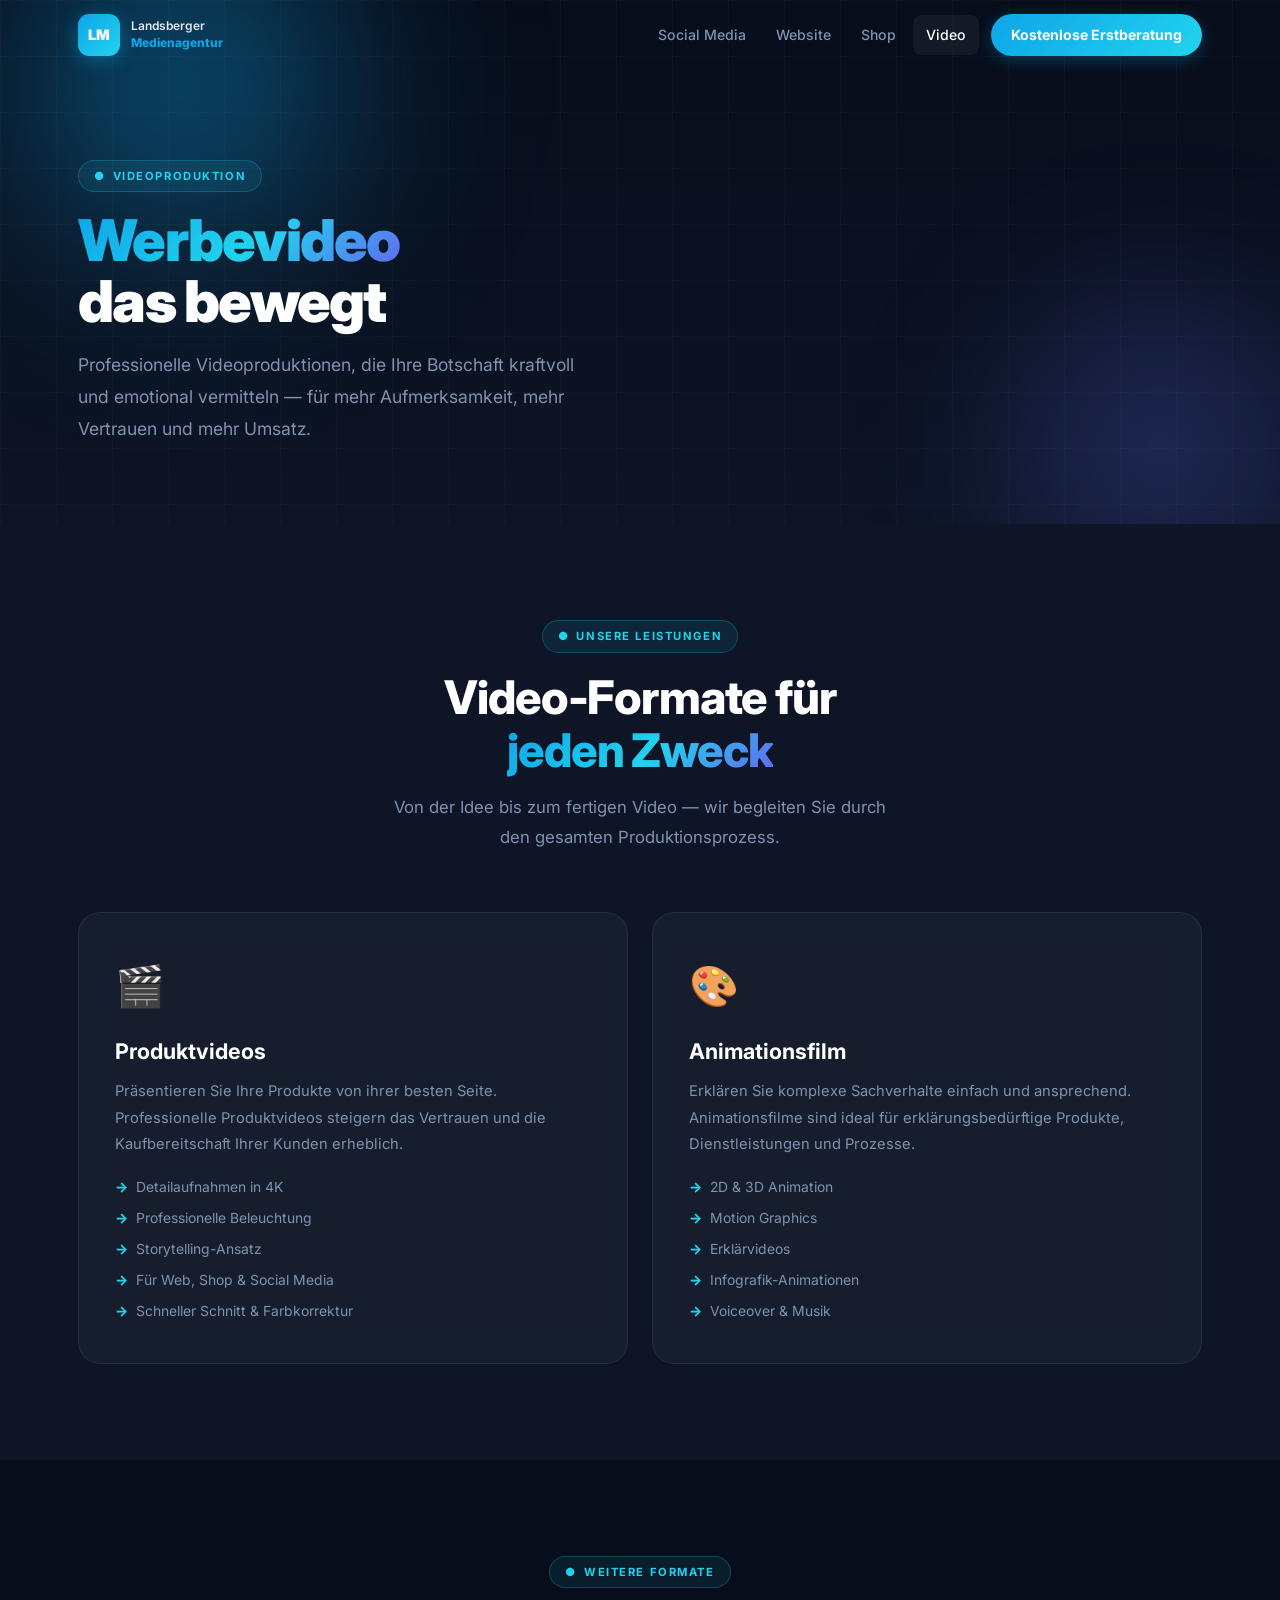
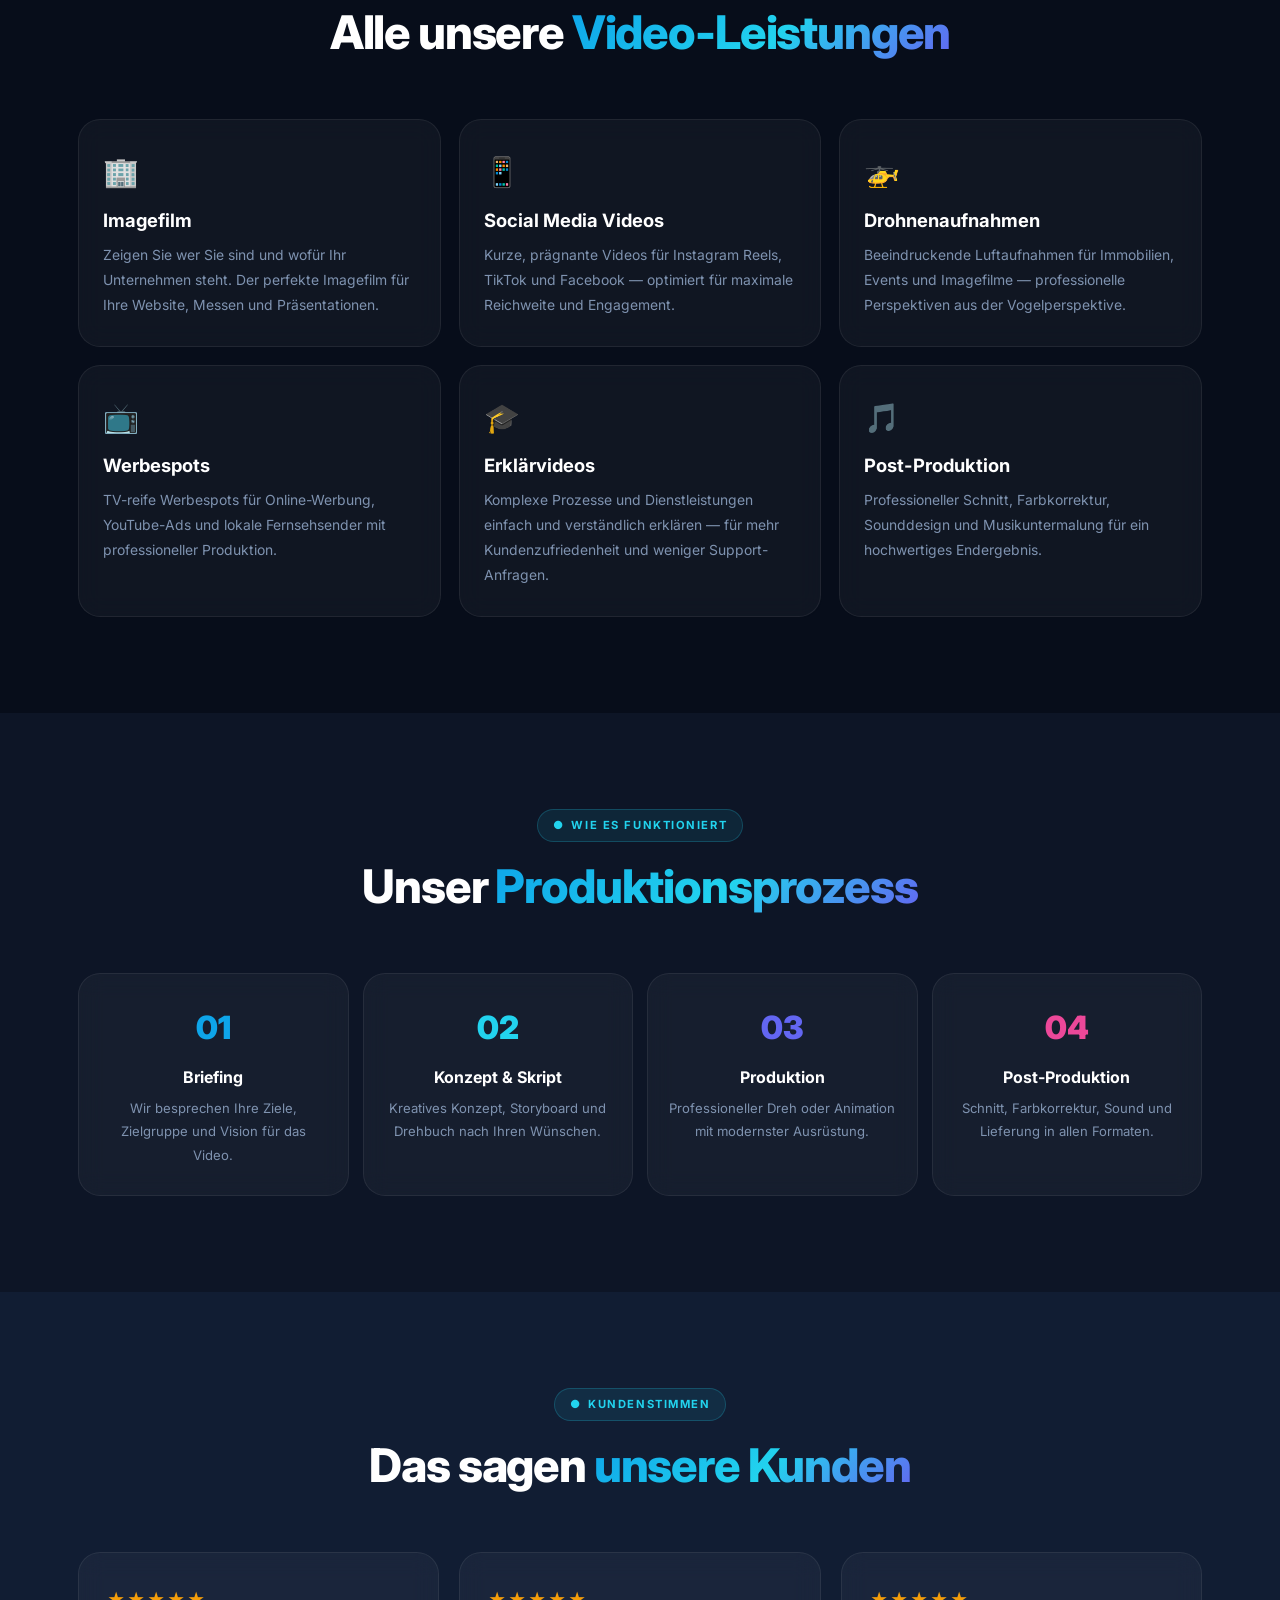
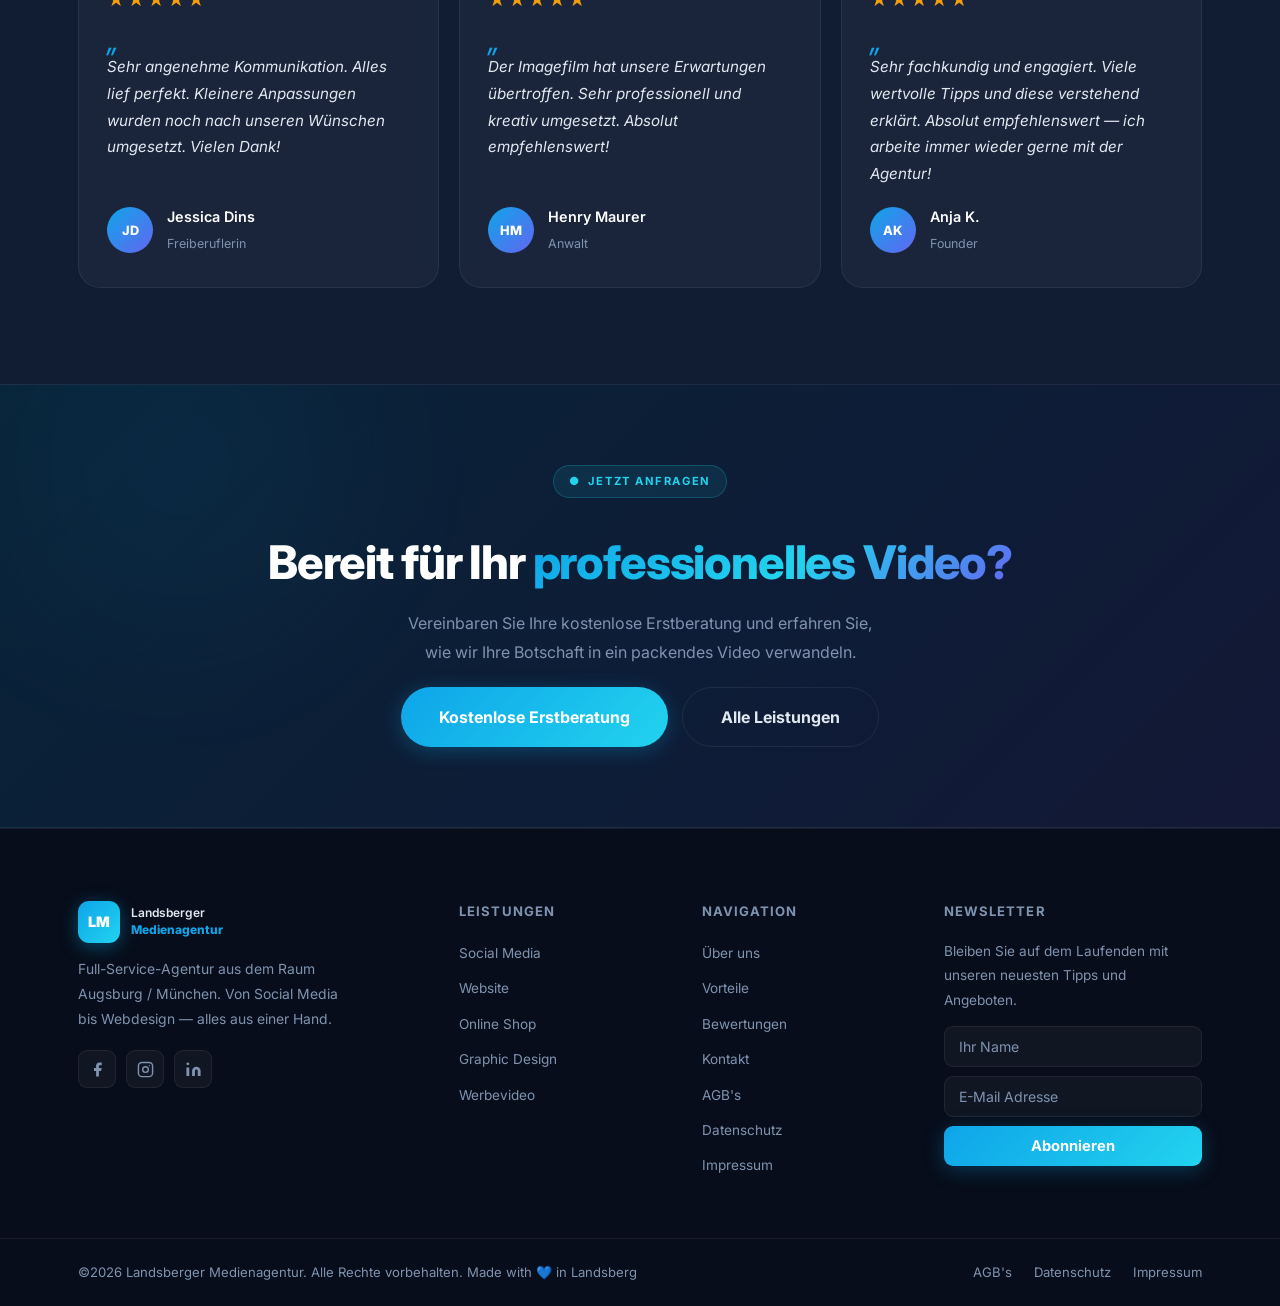
<file: video.html>
<!DOCTYPE html>
<html lang="de">
<head>
  <meta charset="UTF-8"/>
  <meta name="viewport" content="width=device-width,initial-scale=1.0"/>
  <title>Werbevideo – Landsberger Medienagentur</title>
  <meta name="description" content="Professionelle Videoproduktion im Raum Augsburg/München. Produktvideos, Animationsfilme, Imagefilme und Social-Media-Videos."/>
  <link rel="preconnect" href="https://fonts.googleapis.com"/>
  <link rel="preconnect" href="https://fonts.gstatic.com" crossorigin/>
  <link href="https://fonts.googleapis.com/css2?family=Inter:wght@300;400;500;600;700;800;900&display=swap" rel="stylesheet"/>
  <link rel="stylesheet" href="style.css"/>
</head>
<body>

<!-- ═══ NAVBAR ═══ -->
<header class="navbar" id="navbar">
  <div class="container nav-inner">
    <a href="index.html" class="logo">
      <span class="logo-mark">LM</span>
      <span class="logo-text">Landsberger<br><em>Medienagentur</em></span>
    </a>
    <nav class="nav-links" id="nav-links">
      <a href="socialmedia.html">Social Media</a>
      <a href="website.html">Website</a>
      <a href="shop.html">Shop</a>
      <a href="video.html" class="active">Video</a>
      <a href="index.html#kontakt" class="nav-cta">Kostenlose Erstberatung</a>
    </nav>
    <button class="hamburger" id="hamburger" aria-label="Menü">
      <span></span><span></span><span></span>
    </button>
  </div>
</header>

<!-- ═══ PAGE HERO ═══ -->
<section class="page-hero">
  <div class="orb o1"></div>
  <div class="orb o2"></div>
  <div class="grid-bg"></div>
  <div class="container">
    <div class="page-hero-content">
      <div class="label reveal">Videoproduktion</div>
      <h1 class="reveal"><span class="grad">Werbevideo</span><br>das bewegt</h1>
      <p class="reveal">Professionelle Videoproduktionen, die Ihre Botschaft kraftvoll und emotional vermitteln — für mehr Aufmerksamkeit, mehr Vertrauen und mehr Umsatz.</p>
    </div>
  </div>
</section>

<!-- ═══ VIDEO TYPES ═══ -->
<section class="sp" style="background:var(--dark-2);">
  <div class="container">
    <div class="sh">
      <div class="label reveal">Unsere Leistungen</div>
      <h2 class="reveal">Video-Formate für<br><span class="grad">jeden Zweck</span></h2>
      <p class="reveal">Von der Idee bis zum fertigen Video — wir begleiten Sie durch den gesamten Produktionsprozess.</p>
    </div>
    <div class="video-grid">
      <div class="vid-card glass reveal">
        <div class="vid-icon">🎬</div>
        <h3>Produktvideos</h3>
        <p>Präsentieren Sie Ihre Produkte von ihrer besten Seite. Professionelle Produktvideos steigern das Vertrauen und die Kaufbereitschaft Ihrer Kunden erheblich.</p>
        <ul class="vid-list">
          <li>Detailaufnahmen in 4K</li>
          <li>Professionelle Beleuchtung</li>
          <li>Storytelling-Ansatz</li>
          <li>Für Web, Shop &amp; Social Media</li>
          <li>Schneller Schnitt &amp; Farbkorrektur</li>
        </ul>
      </div>
      <div class="vid-card glass reveal d1">
        <div class="vid-icon">🎨</div>
        <h3>Animationsfilm</h3>
        <p>Erklären Sie komplexe Sachverhalte einfach und ansprechend. Animationsfilme sind ideal für erklärungsbedürftige Produkte, Dienstleistungen und Prozesse.</p>
        <ul class="vid-list">
          <li>2D &amp; 3D Animation</li>
          <li>Motion Graphics</li>
          <li>Erklärvideos</li>
          <li>Infografik-Animationen</li>
          <li>Voiceover &amp; Musik</li>
        </ul>
      </div>
    </div>
  </div>
</section>

<!-- ═══ MORE SERVICES ═══ -->
<section class="sp" style="background:var(--dark);">
  <div class="container">
    <div class="sh">
      <div class="label reveal">Weitere Formate</div>
      <h2 class="reveal">Alle unsere <span class="grad">Video-Leistungen</span></h2>
    </div>
    <div style="display:grid;grid-template-columns:repeat(3,1fr);gap:18px;">
      <div class="glass reveal" style="padding:28px 24px;border-radius:var(--r-lg);">
        <div style="font-size:1.8rem;margin-bottom:12px;">🏢</div>
        <h3 style="margin-bottom:10px;">Imagefilm</h3>
        <p style="font-size:.87rem;">Zeigen Sie wer Sie sind und wofür Ihr Unternehmen steht. Der perfekte Imagefilm für Ihre Website, Messen und Präsentationen.</p>
      </div>
      <div class="glass reveal d1" style="padding:28px 24px;border-radius:var(--r-lg);">
        <div style="font-size:1.8rem;margin-bottom:12px;">📱</div>
        <h3 style="margin-bottom:10px;">Social Media Videos</h3>
        <p style="font-size:.87rem;">Kurze, prägnante Videos für Instagram Reels, TikTok und Facebook — optimiert für maximale Reichweite und Engagement.</p>
      </div>
      <div class="glass reveal d2" style="padding:28px 24px;border-radius:var(--r-lg);">
        <div style="font-size:1.8rem;margin-bottom:12px;">🚁</div>
        <h3 style="margin-bottom:10px;">Drohnenaufnahmen</h3>
        <p style="font-size:.87rem;">Beeindruckende Luftaufnahmen für Immobilien, Events und Imagefilme — professionelle Perspektiven aus der Vogelperspektive.</p>
      </div>
      <div class="glass reveal" style="padding:28px 24px;border-radius:var(--r-lg);">
        <div style="font-size:1.8rem;margin-bottom:12px;">📺</div>
        <h3 style="margin-bottom:10px;">Werbespots</h3>
        <p style="font-size:.87rem;">TV-reife Werbespots für Online-Werbung, YouTube-Ads und lokale Fernsehsender mit professioneller Produktion.</p>
      </div>
      <div class="glass reveal d1" style="padding:28px 24px;border-radius:var(--r-lg);">
        <div style="font-size:1.8rem;margin-bottom:12px;">🎓</div>
        <h3 style="margin-bottom:10px;">Erklärvideos</h3>
        <p style="font-size:.87rem;">Komplexe Prozesse und Dienstleistungen einfach und verständlich erklären — für mehr Kundenzufriedenheit und weniger Support-Anfragen.</p>
      </div>
      <div class="glass reveal d2" style="padding:28px 24px;border-radius:var(--r-lg);">
        <div style="font-size:1.8rem;margin-bottom:12px;">🎵</div>
        <h3 style="margin-bottom:10px;">Post-Produktion</h3>
        <p style="font-size:.87rem;">Professioneller Schnitt, Farbkorrektur, Sounddesign und Musikuntermalung für ein hochwertiges Endergebnis.</p>
      </div>
    </div>
  </div>
</section>

<!-- ═══ PROCESS ═══ -->
<section class="sp" style="background:var(--dark-2);">
  <div class="container">
    <div class="sh">
      <div class="label reveal">Wie es funktioniert</div>
      <h2 class="reveal">Unser <span class="grad">Produktionsprozess</span></h2>
    </div>
    <div style="display:grid;grid-template-columns:repeat(4,1fr);gap:14px;">
      <div class="glass reveal" style="padding:28px 20px;border-radius:var(--r-lg);text-align:center;">
        <div style="font-size:2rem;font-weight:900;color:var(--blue);margin-bottom:12px;">01</div>
        <h3 style="margin-bottom:8px;font-size:1rem;">Briefing</h3>
        <p style="font-size:.82rem;">Wir besprechen Ihre Ziele, Zielgruppe und Vision für das Video.</p>
      </div>
      <div class="glass reveal d1" style="padding:28px 20px;border-radius:var(--r-lg);text-align:center;">
        <div style="font-size:2rem;font-weight:900;color:var(--cyan);margin-bottom:12px;">02</div>
        <h3 style="margin-bottom:8px;font-size:1rem;">Konzept &amp; Skript</h3>
        <p style="font-size:.82rem;">Kreatives Konzept, Storyboard und Drehbuch nach Ihren Wünschen.</p>
      </div>
      <div class="glass reveal d2" style="padding:28px 20px;border-radius:var(--r-lg);text-align:center;">
        <div style="font-size:2rem;font-weight:900;color:var(--indigo);margin-bottom:12px;">03</div>
        <h3 style="margin-bottom:8px;font-size:1rem;">Produktion</h3>
        <p style="font-size:.82rem;">Professioneller Dreh oder Animation mit modernster Ausrüstung.</p>
      </div>
      <div class="glass reveal d3" style="padding:28px 20px;border-radius:var(--r-lg);text-align:center;">
        <div style="font-size:2rem;font-weight:900;color:var(--pink);margin-bottom:12px;">04</div>
        <h3 style="margin-bottom:8px;font-size:1rem;">Post-Produktion</h3>
        <p style="font-size:.82rem;">Schnitt, Farbkorrektur, Sound und Lieferung in allen Formaten.</p>
      </div>
    </div>
  </div>
</section>

<!-- ═══ TESTIMONIALS ═══ -->
<section class="testimonials sp">
  <div class="container">
    <div class="sh">
      <div class="label reveal">Kundenstimmen</div>
      <h2 class="reveal">Das sagen <span class="grad">unsere Kunden</span></h2>
    </div>
    <div class="testi-grid">
      <div class="testi glass reveal">
        <div class="stars">★★★★★</div>
        <p class="quote">Sehr angenehme Kommunikation. Alles lief perfekt. Kleinere Anpassungen wurden noch nach unseren Wünschen umgesetzt. Vielen Dank!</p>
        <div class="author"><div class="avatar">JD</div><div><strong>Jessica Dins</strong><span>Freiberuflerin</span></div></div>
      </div>
      <div class="testi glass reveal d1">
        <div class="stars">★★★★★</div>
        <p class="quote">Der Imagefilm hat unsere Erwartungen übertroffen. Sehr professionell und kreativ umgesetzt. Absolut empfehlenswert!</p>
        <div class="author"><div class="avatar">HM</div><div><strong>Henry Maurer</strong><span>Anwalt</span></div></div>
      </div>
      <div class="testi glass reveal d2">
        <div class="stars">★★★★★</div>
        <p class="quote">Sehr fachkundig und engagiert. Viele wertvolle Tipps und diese verstehend erklärt. Absolut empfehlenswert — ich arbeite immer wieder gerne mit der Agentur!</p>
        <div class="author"><div class="avatar">AK</div><div><strong>Anja K.</strong><span>Founder</span></div></div>
      </div>
    </div>
  </div>
</section>

<!-- ═══ CTA ═══ -->
<section class="cta-banner">
  <div class="orb o1" style="opacity:.15;"></div>
  <div class="container cta-banner-inner">
    <div class="label reveal">Jetzt anfragen</div>
    <h2 class="reveal">Bereit für Ihr <span class="grad">professionelles Video?</span></h2>
    <p class="reveal">Vereinbaren Sie Ihre kostenlose Erstberatung und erfahren Sie, wie wir Ihre Botschaft in ein packendes Video verwandeln.</p>
    <div class="cta-btns reveal">
      <a href="index.html#kontakt" class="btn btn-primary btn-lg">Kostenlose Erstberatung</a>
      <a href="index.html" class="btn btn-ghost btn-lg">Alle Leistungen</a>
    </div>
  </div>
</section>

<!-- ═══ FOOTER ═══ -->
<footer class="footer">
  <div class="container footer-grid">
    <div class="footer-brand">
      <a href="index.html" class="logo">
        <span class="logo-mark">LM</span>
        <span class="logo-text">Landsberger<br><em>Medienagentur</em></span>
      </a>
      <p>Full-Service-Agentur aus dem Raum Augsburg / München. Von Social Media bis Webdesign — alles aus einer Hand.</p>
      <div class="socials">
        <a href="#" class="social" aria-label="Facebook"><svg viewBox="0 0 24 24" fill="currentColor"><path d="M18 2h-3a5 5 0 00-5 5v3H7v4h3v8h4v-8h3l1-4h-4V7a1 1 0 011-1h3z"/></svg></a>
        <a href="#" class="social" aria-label="Instagram"><svg viewBox="0 0 24 24" fill="none" stroke="currentColor" stroke-width="2"><rect x="2" y="2" width="20" height="20" rx="5"/><circle cx="12" cy="12" r="4"/><circle cx="17.5" cy="6.5" r="1" fill="currentColor" stroke="none"/></svg></a>
        <a href="#" class="social" aria-label="LinkedIn"><svg viewBox="0 0 24 24" fill="currentColor"><path d="M16 8a6 6 0 016 6v7h-4v-7a2 2 0 00-4 0v7h-4v-7a6 6 0 016-6zM2 9h4v12H2z"/><circle cx="4" cy="4" r="2"/></svg></a>
      </div>
    </div>
    <div class="fcol">
      <h4>Leistungen</h4>
      <ul>
        <li><a href="socialmedia.html">Social Media</a></li>
        <li><a href="website.html">Website</a></li>
        <li><a href="shop.html">Online Shop</a></li>
        <li><a href="index.html#leistungen">Graphic Design</a></li>
        <li><a href="video.html">Werbevideo</a></li>
      </ul>
    </div>
    <div class="fcol">
      <h4>Navigation</h4>
      <ul>
        <li><a href="index.html#about">Über uns</a></li>
        <li><a href="index.html#vorteile">Vorteile</a></li>
        <li><a href="index.html#bewertungen">Bewertungen</a></li>
        <li><a href="index.html#kontakt">Kontakt</a></li>
        <li><a href="#">AGB's</a></li>
        <li><a href="#">Datenschutz</a></li>
        <li><a href="#">Impressum</a></li>
      </ul>
    </div>
    <div class="fcol">
      <h4>Newsletter</h4>
      <p>Bleiben Sie auf dem Laufenden mit unseren neuesten Tipps und Angeboten.</p>
      <form class="nl-form" id="nl-form">
        <input type="text" placeholder="Ihr Name"/>
        <input type="email" placeholder="E-Mail Adresse" required/>
        <button type="submit" class="btn btn-primary">Abonnieren</button>
      </form>
    </div>
  </div>
  <div class="footer-bottom">
    <div class="container footer-bottom-inner">
      <p>©2026 Landsberger Medienagentur. Alle Rechte vorbehalten. Made with 💙 in Landsberg</p>
      <div class="legal"><a href="#">AGB's</a><a href="#">Datenschutz</a><a href="#">Impressum</a></div>
    </div>
  </div>
</footer>

<script src="script.js"></script>
</body>
</html>
</file>
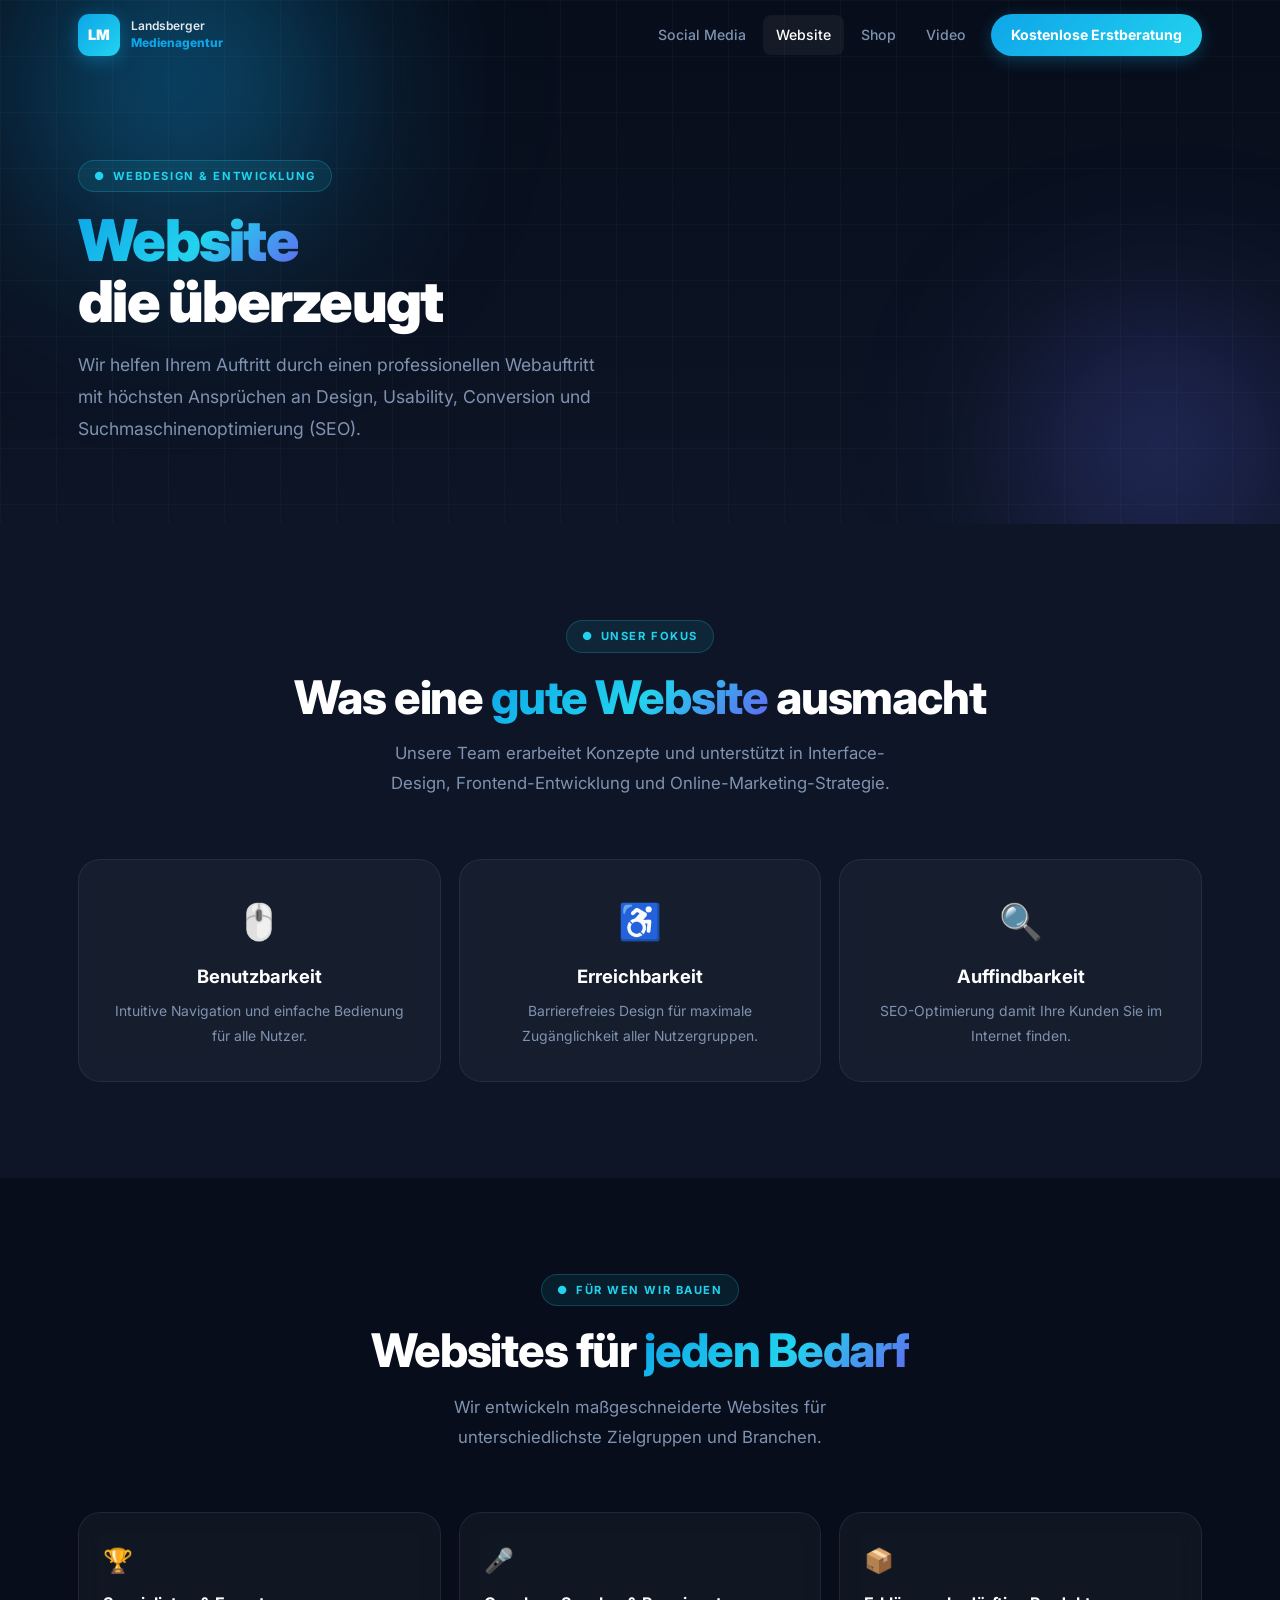
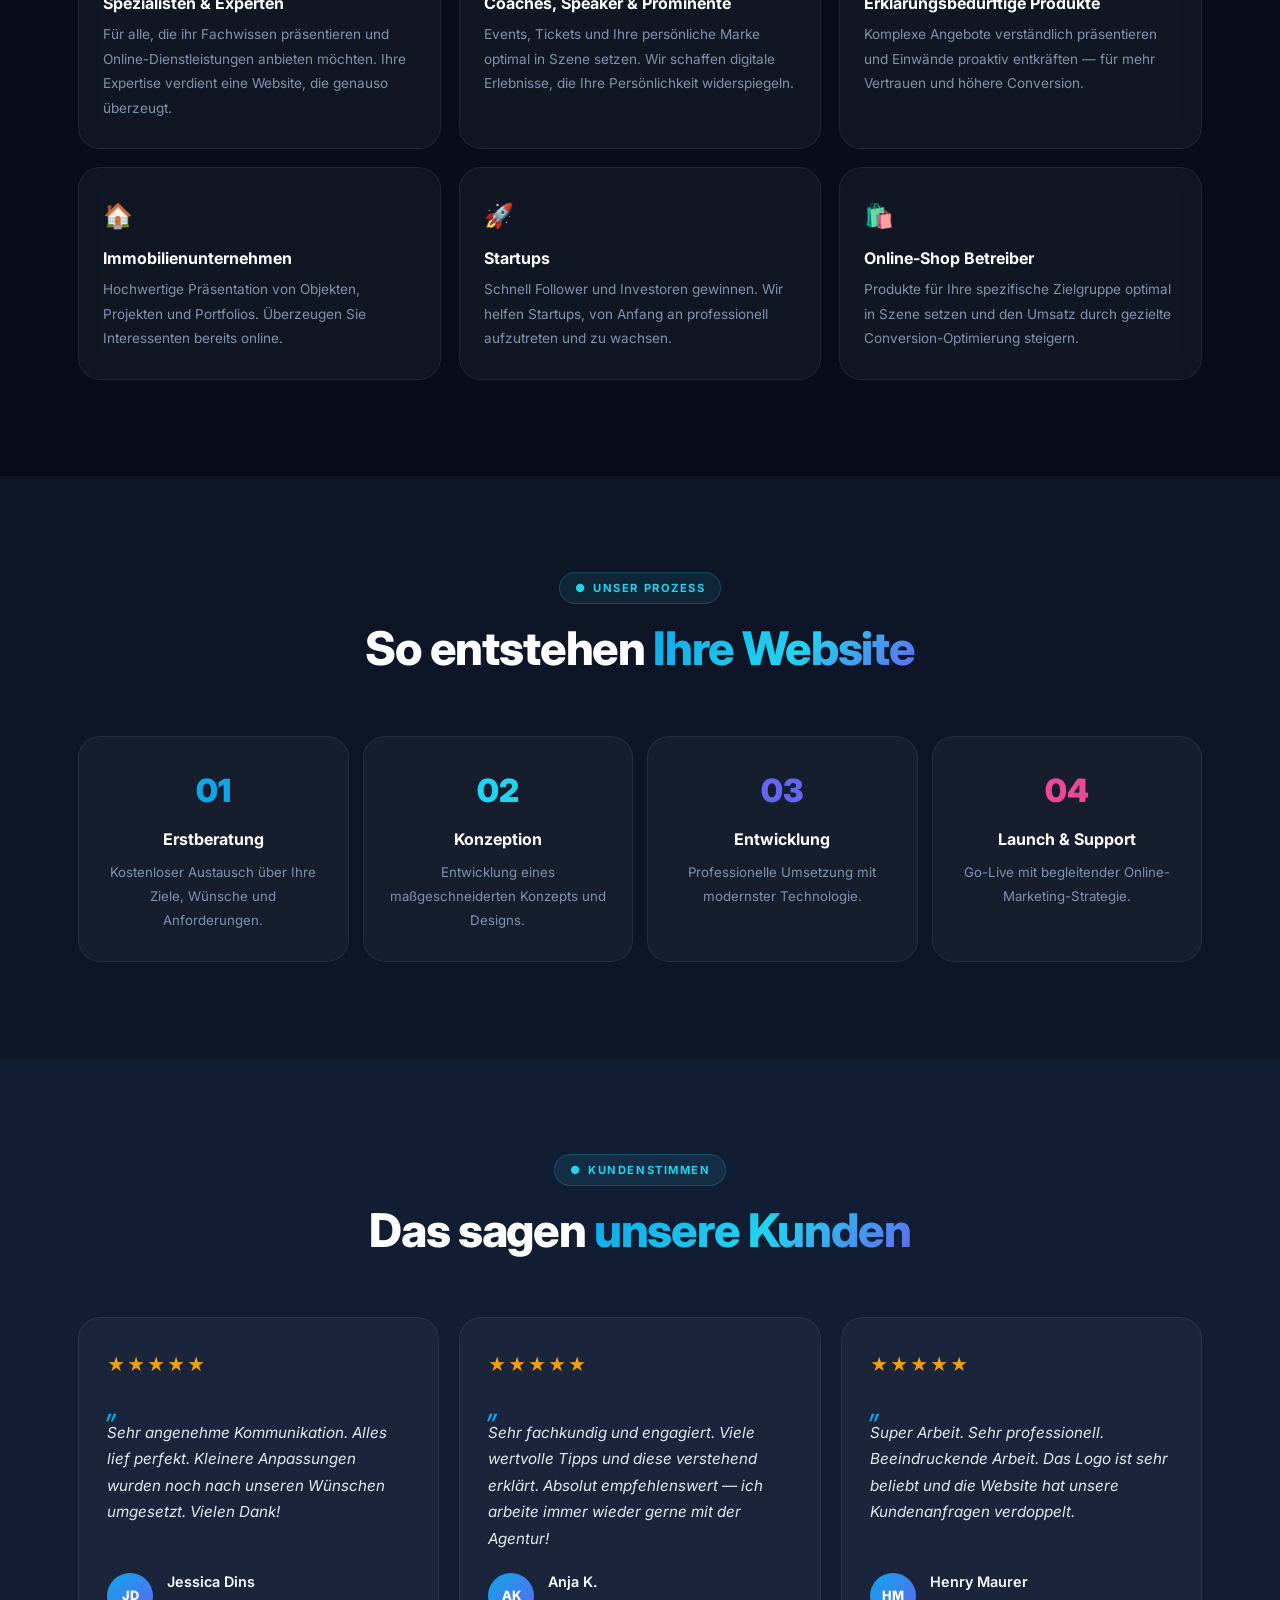
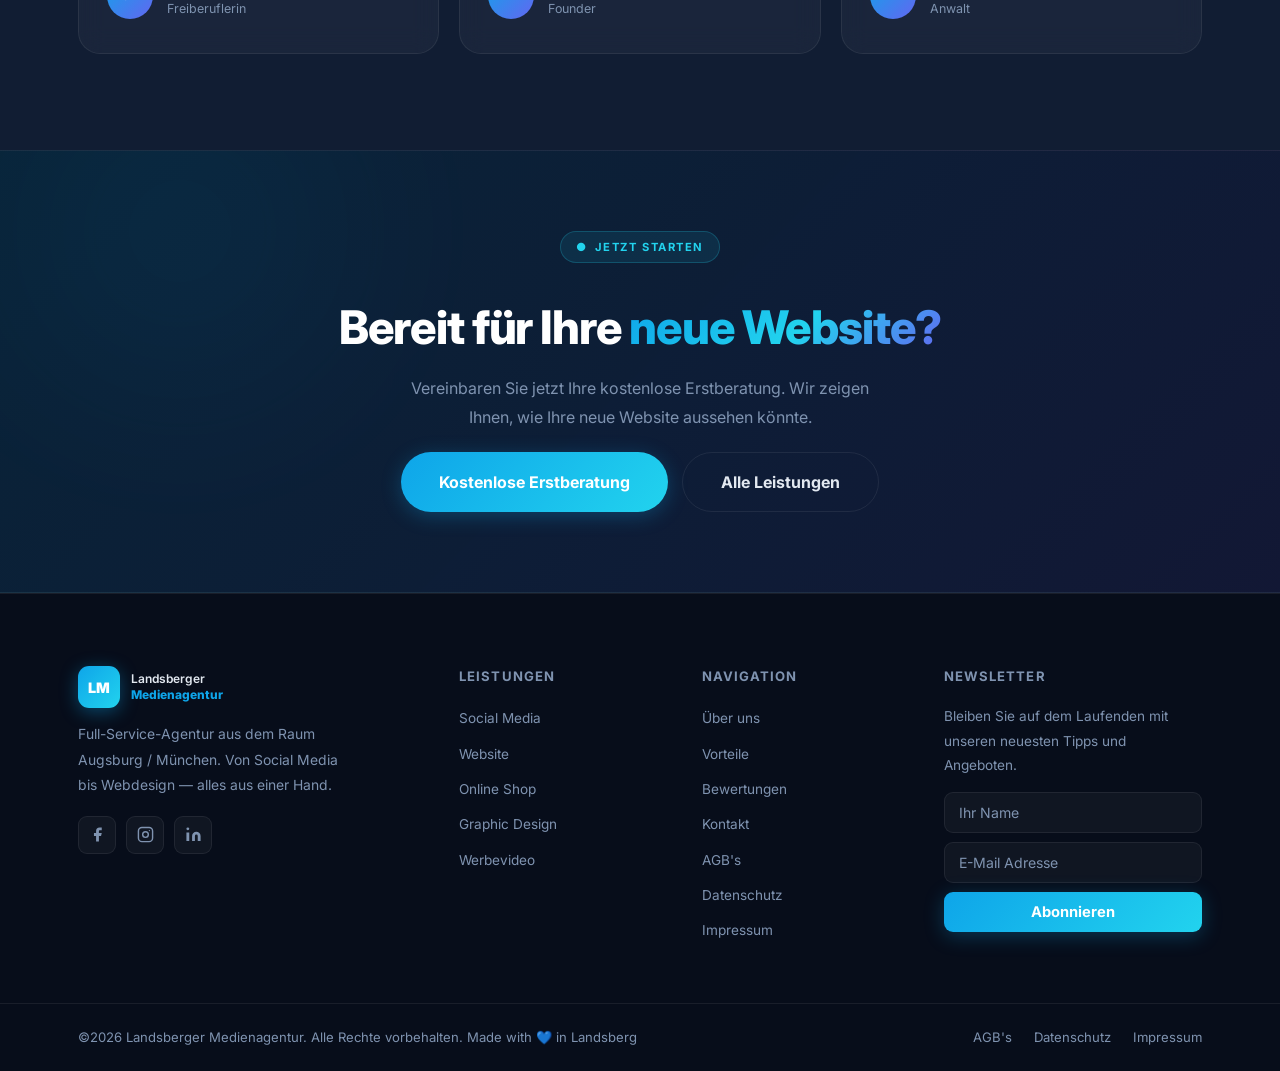
<file: website.html>
<!DOCTYPE html>
<html lang="de">
<head>
  <meta charset="UTF-8"/>
  <meta name="viewport" content="width=device-width,initial-scale=1.0"/>
  <title>Webdesign – Landsberger Medienagentur</title>
  <meta name="description" content="Professionelles Webdesign im Raum Augsburg/München. Moderne, schnelle und mobiloptimierte Websites mit SEO-Optimierung."/>
  <link rel="preconnect" href="https://fonts.googleapis.com"/>
  <link rel="preconnect" href="https://fonts.gstatic.com" crossorigin/>
  <link href="https://fonts.googleapis.com/css2?family=Inter:wght@300;400;500;600;700;800;900&display=swap" rel="stylesheet"/>
  <link rel="stylesheet" href="style.css"/>
</head>
<body>

<!-- ═══ NAVBAR ═══ -->
<header class="navbar" id="navbar">
  <div class="container nav-inner">
    <a href="index.html" class="logo">
      <span class="logo-mark">LM</span>
      <span class="logo-text">Landsberger<br><em>Medienagentur</em></span>
    </a>
    <nav class="nav-links" id="nav-links">
      <a href="socialmedia.html">Social Media</a>
      <a href="website.html" class="active">Website</a>
      <a href="shop.html">Shop</a>
      <a href="video.html">Video</a>
      <a href="index.html#kontakt" class="nav-cta">Kostenlose Erstberatung</a>
    </nav>
    <button class="hamburger" id="hamburger" aria-label="Menü">
      <span></span><span></span><span></span>
    </button>
  </div>
</header>

<!-- ═══ PAGE HERO ═══ -->
<section class="page-hero">
  <div class="orb o1"></div>
  <div class="orb o2"></div>
  <div class="grid-bg"></div>
  <div class="container">
    <div class="page-hero-content">
      <div class="label reveal">Webdesign &amp; Entwicklung</div>
      <h1 class="reveal"><span class="grad">Website</span><br>die überzeugt</h1>
      <p class="reveal">Wir helfen Ihrem Auftritt durch einen professionellen Webauftritt mit höchsten Ansprüchen an Design, Usability, Conversion und Suchmaschinenoptimierung (SEO).</p>
    </div>
  </div>
</section>

<!-- ═══ FOKUS ═══ -->
<section class="sp" style="background:var(--dark-2);">
  <div class="container">
    <div class="sh">
      <div class="label reveal">Unser Fokus</div>
      <h2 class="reveal">Was eine <span class="grad">gute Website</span> ausmacht</h2>
      <p class="reveal">Unsere Team erarbeitet Konzepte und unterstützt in Interface-Design, Frontend-Entwicklung und Online-Marketing-Strategie.</p>
    </div>
    <div style="display:grid;grid-template-columns:repeat(3,1fr);gap:18px;">
      <div class="glass reveal" style="padding:32px 26px;border-radius:var(--r-lg);text-align:center;">
        <div style="font-size:2.2rem;margin-bottom:14px;">🖱️</div>
        <h3 style="margin-bottom:10px;">Benutzbarkeit</h3>
        <p style="font-size:.87rem;">Intuitive Navigation und einfache Bedienung für alle Nutzer.</p>
      </div>
      <div class="glass reveal d1" style="padding:32px 26px;border-radius:var(--r-lg);text-align:center;">
        <div style="font-size:2.2rem;margin-bottom:14px;">♿</div>
        <h3 style="margin-bottom:10px;">Erreichbarkeit</h3>
        <p style="font-size:.87rem;">Barrierefreies Design für maximale Zugänglichkeit aller Nutzergruppen.</p>
      </div>
      <div class="glass reveal d2" style="padding:32px 26px;border-radius:var(--r-lg);text-align:center;">
        <div style="font-size:2.2rem;margin-bottom:14px;">🔍</div>
        <h3 style="margin-bottom:10px;">Auffindbarkeit</h3>
        <p style="font-size:.87rem;">SEO-Optimierung damit Ihre Kunden Sie im Internet finden.</p>
      </div>
    </div>
  </div>
</section>

<!-- ═══ TARGET AUDIENCES ═══ -->
<section class="sp" style="background:var(--dark);">
  <div class="container">
    <div class="sh">
      <div class="label reveal">Für wen wir bauen</div>
      <h2 class="reveal">Websites für <span class="grad">jeden Bedarf</span></h2>
      <p class="reveal">Wir entwickeln maßgeschneiderte Websites für unterschiedlichste Zielgruppen und Branchen.</p>
    </div>
    <div class="audience-grid">
      <div class="aud glass reveal">
        <div class="aud-icon">🏆</div>
        <h3>Spezialisten &amp; Experten</h3>
        <p>Für alle, die ihr Fachwissen präsentieren und Online-Dienstleistungen anbieten möchten. Ihre Expertise verdient eine Website, die genauso überzeugt.</p>
      </div>
      <div class="aud glass reveal d1">
        <div class="aud-icon">🎤</div>
        <h3>Coaches, Speaker &amp; Prominente</h3>
        <p>Events, Tickets und Ihre persönliche Marke optimal in Szene setzen. Wir schaffen digitale Erlebnisse, die Ihre Persönlichkeit widerspiegeln.</p>
      </div>
      <div class="aud glass reveal d2">
        <div class="aud-icon">📦</div>
        <h3>Erklärungsbedürftige Produkte</h3>
        <p>Komplexe Angebote verständlich präsentieren und Einwände proaktiv entkräften — für mehr Vertrauen und höhere Conversion.</p>
      </div>
      <div class="aud glass reveal">
        <div class="aud-icon">🏠</div>
        <h3>Immobilienunternehmen</h3>
        <p>Hochwertige Präsentation von Objekten, Projekten und Portfolios. Überzeugen Sie Interessenten bereits online.</p>
      </div>
      <div class="aud glass reveal d1">
        <div class="aud-icon">🚀</div>
        <h3>Startups</h3>
        <p>Schnell Follower und Investoren gewinnen. Wir helfen Startups, von Anfang an professionell aufzutreten und zu wachsen.</p>
      </div>
      <div class="aud glass reveal d2">
        <div class="aud-icon">🛍️</div>
        <h3>Online-Shop Betreiber</h3>
        <p>Produkte für Ihre spezifische Zielgruppe optimal in Szene setzen und den Umsatz durch gezielte Conversion-Optimierung steigern.</p>
      </div>
    </div>
  </div>
</section>

<!-- ═══ PROCESS ═══ -->
<section class="sp" style="background:var(--dark-2);">
  <div class="container">
    <div class="sh">
      <div class="label reveal">Unser Prozess</div>
      <h2 class="reveal">So entstehen <span class="grad">Ihre Website</span></h2>
    </div>
    <div style="display:grid;grid-template-columns:repeat(4,1fr);gap:14px;">
      <div class="glass reveal" style="padding:28px 22px;border-radius:var(--r-lg);text-align:center;">
        <div style="font-size:2rem;font-weight:900;color:var(--blue);margin-bottom:12px;">01</div>
        <h3 style="margin-bottom:10px;font-size:1rem;">Erstberatung</h3>
        <p style="font-size:.83rem;">Kostenloser Austausch über Ihre Ziele, Wünsche und Anforderungen.</p>
      </div>
      <div class="glass reveal d1" style="padding:28px 22px;border-radius:var(--r-lg);text-align:center;">
        <div style="font-size:2rem;font-weight:900;color:var(--cyan);margin-bottom:12px;">02</div>
        <h3 style="margin-bottom:10px;font-size:1rem;">Konzeption</h3>
        <p style="font-size:.83rem;">Entwicklung eines maßgeschneiderten Konzepts und Designs.</p>
      </div>
      <div class="glass reveal d2" style="padding:28px 22px;border-radius:var(--r-lg);text-align:center;">
        <div style="font-size:2rem;font-weight:900;color:var(--indigo);margin-bottom:12px;">03</div>
        <h3 style="margin-bottom:10px;font-size:1rem;">Entwicklung</h3>
        <p style="font-size:.83rem;">Professionelle Umsetzung mit modernster Technologie.</p>
      </div>
      <div class="glass reveal d3" style="padding:28px 22px;border-radius:var(--r-lg);text-align:center;">
        <div style="font-size:2rem;font-weight:900;color:var(--pink);margin-bottom:12px;">04</div>
        <h3 style="margin-bottom:10px;font-size:1rem;">Launch &amp; Support</h3>
        <p style="font-size:.83rem;">Go-Live mit begleitender Online-Marketing-Strategie.</p>
      </div>
    </div>
  </div>
</section>

<!-- ═══ TESTIMONIALS ═══ -->
<section class="testimonials sp">
  <div class="container">
    <div class="sh">
      <div class="label reveal">Kundenstimmen</div>
      <h2 class="reveal">Das sagen <span class="grad">unsere Kunden</span></h2>
    </div>
    <div class="testi-grid">
      <div class="testi glass reveal">
        <div class="stars">★★★★★</div>
        <p class="quote">Sehr angenehme Kommunikation. Alles lief perfekt. Kleinere Anpassungen wurden noch nach unseren Wünschen umgesetzt. Vielen Dank!</p>
        <div class="author"><div class="avatar">JD</div><div><strong>Jessica Dins</strong><span>Freiberuflerin</span></div></div>
      </div>
      <div class="testi glass reveal d1">
        <div class="stars">★★★★★</div>
        <p class="quote">Sehr fachkundig und engagiert. Viele wertvolle Tipps und diese verstehend erklärt. Absolut empfehlenswert — ich arbeite immer wieder gerne mit der Agentur!</p>
        <div class="author"><div class="avatar">AK</div><div><strong>Anja K.</strong><span>Founder</span></div></div>
      </div>
      <div class="testi glass reveal d2">
        <div class="stars">★★★★★</div>
        <p class="quote">Super Arbeit. Sehr professionell. Beeindruckende Arbeit. Das Logo ist sehr beliebt und die Website hat unsere Kundenanfragen verdoppelt.</p>
        <div class="author"><div class="avatar">HM</div><div><strong>Henry Maurer</strong><span>Anwalt</span></div></div>
      </div>
    </div>
  </div>
</section>

<!-- ═══ CTA ═══ -->
<section class="cta-banner">
  <div class="orb o1" style="opacity:.15;"></div>
  <div class="container cta-banner-inner">
    <div class="label reveal">Jetzt starten</div>
    <h2 class="reveal">Bereit für Ihre <span class="grad">neue Website?</span></h2>
    <p class="reveal">Vereinbaren Sie jetzt Ihre kostenlose Erstberatung. Wir zeigen Ihnen, wie Ihre neue Website aussehen könnte.</p>
    <div class="cta-btns reveal">
      <a href="index.html#kontakt" class="btn btn-primary btn-lg">Kostenlose Erstberatung</a>
      <a href="index.html" class="btn btn-ghost btn-lg">Alle Leistungen</a>
    </div>
  </div>
</section>

<!-- ═══ FOOTER ═══ -->
<footer class="footer">
  <div class="container footer-grid">
    <div class="footer-brand">
      <a href="index.html" class="logo">
        <span class="logo-mark">LM</span>
        <span class="logo-text">Landsberger<br><em>Medienagentur</em></span>
      </a>
      <p>Full-Service-Agentur aus dem Raum Augsburg / München. Von Social Media bis Webdesign — alles aus einer Hand.</p>
      <div class="socials">
        <a href="#" class="social" aria-label="Facebook"><svg viewBox="0 0 24 24" fill="currentColor"><path d="M18 2h-3a5 5 0 00-5 5v3H7v4h3v8h4v-8h3l1-4h-4V7a1 1 0 011-1h3z"/></svg></a>
        <a href="#" class="social" aria-label="Instagram"><svg viewBox="0 0 24 24" fill="none" stroke="currentColor" stroke-width="2"><rect x="2" y="2" width="20" height="20" rx="5"/><circle cx="12" cy="12" r="4"/><circle cx="17.5" cy="6.5" r="1" fill="currentColor" stroke="none"/></svg></a>
        <a href="#" class="social" aria-label="LinkedIn"><svg viewBox="0 0 24 24" fill="currentColor"><path d="M16 8a6 6 0 016 6v7h-4v-7a2 2 0 00-4 0v7h-4v-7a6 6 0 016-6zM2 9h4v12H2z"/><circle cx="4" cy="4" r="2"/></svg></a>
      </div>
    </div>
    <div class="fcol">
      <h4>Leistungen</h4>
      <ul>
        <li><a href="socialmedia.html">Social Media</a></li>
        <li><a href="website.html">Website</a></li>
        <li><a href="shop.html">Online Shop</a></li>
        <li><a href="index.html#leistungen">Graphic Design</a></li>
        <li><a href="video.html">Werbevideo</a></li>
      </ul>
    </div>
    <div class="fcol">
      <h4>Navigation</h4>
      <ul>
        <li><a href="index.html#about">Über uns</a></li>
        <li><a href="index.html#vorteile">Vorteile</a></li>
        <li><a href="index.html#bewertungen">Bewertungen</a></li>
        <li><a href="index.html#kontakt">Kontakt</a></li>
        <li><a href="#">AGB's</a></li>
        <li><a href="#">Datenschutz</a></li>
        <li><a href="#">Impressum</a></li>
      </ul>
    </div>
    <div class="fcol">
      <h4>Newsletter</h4>
      <p>Bleiben Sie auf dem Laufenden mit unseren neuesten Tipps und Angeboten.</p>
      <form class="nl-form" id="nl-form">
        <input type="text" placeholder="Ihr Name"/>
        <input type="email" placeholder="E-Mail Adresse" required/>
        <button type="submit" class="btn btn-primary">Abonnieren</button>
      </form>
    </div>
  </div>
  <div class="footer-bottom">
    <div class="container footer-bottom-inner">
      <p>©2026 Landsberger Medienagentur. Alle Rechte vorbehalten. Made with 💙 in Landsberg</p>
      <div class="legal"><a href="#">AGB's</a><a href="#">Datenschutz</a><a href="#">Impressum</a></div>
    </div>
  </div>
</footer>

<script src="script.js"></script>
</body>
</html>
</file>
<file: style.css>
/* ═══════════════════════════════════════════════════
   LANDSBERGER MEDIENAGENTUR — Modern Redesign v2
   ═══════════════════════════════════════════════════ */

*, *::before, *::after { box-sizing: border-box; margin: 0; padding: 0; }

:root {
  --blue:        #0ea5e9;
  --blue-mid:    #0284c7;
  --cyan:        #22d3ee;
  --indigo:      #6366f1;
  --pink:        #ec4899;
  --dark:        #070d1a;
  --dark-2:      #0d1526;
  --dark-3:      #111d33;
  --dark-card:   rgba(255,255,255,0.038);
  --border:      rgba(255,255,255,0.07);
  --border-blue: rgba(14,165,233,0.28);
  --text:        #e2e8f0;
  --muted:       #7f93b0;
  --white:       #ffffff;
  --r:           14px;
  --r-lg:        22px;
  --ease:        cubic-bezier(0.4,0,0.2,1);
  --t:           0.3s var(--ease);
}

html { scroll-behavior: smooth; font-size: 16px; }

body {
  font-family: 'Inter', -apple-system, BlinkMacSystemFont, sans-serif;
  background: var(--dark);
  color: var(--text);
  line-height: 1.65;
  overflow-x: hidden;
}

/* ── Helpers ── */
.container { max-width: 1180px; margin: 0 auto; padding: 0 28px; }
.sp { padding: 96px 0; }
.sp-sm { padding: 64px 0; }

h1 { font-size: clamp(2.6rem,5.5vw,4.8rem); font-weight: 900; line-height: 1.05; letter-spacing: -0.03em; color: var(--white); }
h2 { font-size: clamp(1.9rem,3.8vw,2.9rem); font-weight: 800; line-height: 1.15; letter-spacing: -0.025em; color: var(--white); }
h3 { font-size: 1.15rem; font-weight: 700; color: var(--white); line-height: 1.35; }
h4 { font-size: 0.95rem; font-weight: 700; color: var(--white); letter-spacing: 0.04em; }
p  { color: var(--muted); line-height: 1.8; }
a  { text-decoration: none; color: inherit; }
strong { color: var(--text); font-weight: 600; }
em { font-style: normal; color: var(--blue); font-weight: 700; }

.grad {
  background: linear-gradient(135deg, var(--blue) 0%, var(--cyan) 55%, var(--indigo) 100%);
  -webkit-background-clip: text;
  -webkit-text-fill-color: transparent;
  background-clip: text;
}

.label {
  display: inline-flex; align-items: center; gap: 7px;
  font-size: 0.7rem; font-weight: 700; letter-spacing: 0.14em; text-transform: uppercase;
  color: var(--cyan);
  background: rgba(34,211,238,0.09);
  border: 1px solid rgba(34,211,238,0.22);
  border-radius: 100px; padding: 6px 15px;
  margin-bottom: 18px;
}
.label::before { content:'●'; animation: blink 2.2s infinite; }
@keyframes blink { 0%,100%{opacity:1}50%{opacity:.25} }

.sh { text-align: center; margin-bottom: 60px; }
.sh h2 { margin-bottom: 14px; }
.sh p { max-width: 500px; margin: 0 auto; font-size: 1.05rem; }

/* ── Glass ── */
.glass {
  background: var(--dark-card);
  border: 1px solid var(--border);
  border-radius: var(--r-lg);
  backdrop-filter: blur(12px);
  -webkit-backdrop-filter: blur(12px);
}

/* ── Buttons ── */
.btn {
  display: inline-flex; align-items: center; justify-content: center; gap: 8px;
  font-family: inherit; font-size: 0.92rem; font-weight: 700;
  border: none; cursor: pointer;
  border-radius: 100px; padding: 13px 28px;
  transition: var(--t); text-decoration: none; white-space: nowrap;
}
.btn-primary {
  background: linear-gradient(135deg,var(--blue),var(--cyan));
  color: #fff;
  box-shadow: 0 4px 20px rgba(14,165,233,.28);
}
.btn-primary:hover { transform: translateY(-2px); box-shadow: 0 10px 36px rgba(14,165,233,.4); }

.btn-ghost {
  background: transparent; color: var(--text);
  border: 1px solid var(--border);
}
.btn-ghost:hover { border-color: var(--blue); color: var(--blue); background: rgba(14,165,233,.06); }

.btn-lg { padding: 16px 38px; font-size: 1rem; }
.btn-full { width: 100%; }

/* ── Orbs / background ── */
.orb {
  position: absolute; border-radius: 50%;
  filter: blur(85px); pointer-events: none;
  animation: drift 9s ease-in-out infinite alternate;
}
@keyframes drift { from{transform:translate(0,0) scale(1)} to{transform:translate(20px,-25px) scale(1.07)} }
.o1{width:520px;height:520px;background:radial-gradient(circle,rgba(14,165,233,.55),transparent 65%);top:-180px;left:-80px;}
.o2{width:360px;height:360px;background:radial-gradient(circle,rgba(99,102,241,.5),transparent 65%);bottom:-100px;right:-60px;animation-delay:-4s;}
.o3{width:280px;height:280px;background:radial-gradient(circle,rgba(34,211,238,.45),transparent 65%);top:45%;right:15%;animation-delay:-7s;}

.grid-bg {
  position:absolute;inset:0;
  background-image: linear-gradient(rgba(255,255,255,.025) 1px,transparent 1px),
                    linear-gradient(90deg,rgba(255,255,255,.025) 1px,transparent 1px);
  background-size:56px 56px;
}

/* ══════════════════════════════════
   NAVBAR
══════════════════════════════════ */
.navbar {
  position: fixed; top:0;left:0;right:0;z-index:1000;
  transition: background var(--t), box-shadow var(--t), border-color var(--t);
}
.navbar.scrolled {
  background: rgba(7,13,26,.92);
  backdrop-filter: blur(22px); -webkit-backdrop-filter: blur(22px);
  border-bottom: 1px solid var(--border);
  box-shadow: 0 6px 40px rgba(0,0,0,.4);
}
.nav-inner {
  display: flex; align-items: center; justify-content: space-between;
  height: 70px;
}
.logo { display:flex;align-items:center;gap:11px;text-decoration:none; }
.logo-mark {
  width:42px;height:42px;border-radius:11px;flex-shrink:0;
  background:linear-gradient(135deg,var(--blue),var(--cyan));
  display:flex;align-items:center;justify-content:center;
  font-size:.9rem;font-weight:900;color:#fff;
  box-shadow:0 4px 18px rgba(14,165,233,.38);
}
.logo-text { font-size:.75rem;font-weight:600;line-height:1.4;color:var(--text); }
.logo-text em { color:var(--blue);font-style:normal;font-weight:800; }
.nav-links { display:flex;align-items:center;gap:4px; }
.nav-links a {
  font-size:.88rem;font-weight:500;color:var(--muted);
  padding:8px 13px;border-radius:8px;transition:var(--t);
}
.nav-links a:hover,.nav-links a.active { color:var(--white); background:rgba(255,255,255,.05); }
.nav-cta {
  background:linear-gradient(135deg,var(--blue),var(--cyan)) !important;
  color:#fff !important; border-radius:100px !important;
  padding:9px 20px !important; font-weight:700 !important;
  box-shadow:0 4px 16px rgba(14,165,233,.3);
  margin-left:8px;
}
.nav-cta:hover { transform:translateY(-1px); box-shadow:0 8px 28px rgba(14,165,233,.45) !important; background: rgba(255,255,255,.05) !important; }
.hamburger {
  display:none;flex-direction:column;gap:5px;
  background:none;border:none;cursor:pointer;padding:8px;
}
.hamburger span { display:block;width:23px;height:2px;background:var(--text);border-radius:2px;transition:var(--t); }
.hamburger.open span:nth-child(1){transform:translateY(7px) rotate(45deg);}
.hamburger.open span:nth-child(2){opacity:0;}
.hamburger.open span:nth-child(3){transform:translateY(-7px) rotate(-45deg);}

/* ══════════════════════════════════
   HERO (Homepage)
══════════════════════════════════ */
.hero {
  position:relative;min-height:100vh;display:flex;align-items:center;
  overflow:hidden;padding-top:70px;
}
.hero-bg { position:absolute;inset:0;z-index:0; }
.hero-content {
  position:relative;z-index:1;
  display:flex;flex-direction:column;align-items:flex-start;gap:26px;
  padding:56px 0;max-width:700px;
}
.hero-badge {
  display:inline-flex;align-items:center;gap:8px;
  font-size:.72rem;font-weight:700;letter-spacing:.12em;text-transform:uppercase;
  color:var(--cyan);background:rgba(34,211,238,.09);
  border:1px solid rgba(34,211,238,.22);border-radius:100px;padding:8px 18px;
}
.hero-badge::before{content:'●';animation:blink 2s infinite;}
.hero-sub { font-size:clamp(1rem,1.8vw,1.15rem);color:var(--muted);max-width:530px;line-height:1.7; }
.hero-cta { display:flex;gap:14px;flex-wrap:wrap; }
.hero-stats {
  display:flex;align-items:center;gap:36px;margin-top:8px;
  padding-top:28px;border-top:1px solid var(--border);
}
.stat-num { font-size:1.9rem;font-weight:900;color:var(--white);line-height:1;display:block; }
.stat-lbl { font-size:.72rem;color:var(--muted);margin-top:3px;display:block; }
.stat-div { width:1px;height:38px;background:var(--border); }
.scroll-cue {
  position:absolute;bottom:34px;left:50%;transform:translateX(-50%);
  width:26px;height:26px;border-right:2px solid var(--blue);border-bottom:2px solid var(--blue);
  transform:translateX(-50%) rotate(45deg);animation:bounce 2.2s infinite;
}
@keyframes bounce{0%,100%{transform:translateX(-50%) rotate(45deg) translateY(0)}50%{transform:translateX(-50%) rotate(45deg) translateY(7px)}}

/* ══════════════════════════════════
   PAGE HERO (subpages)
══════════════════════════════════ */
.page-hero {
  position:relative;padding:160px 0 80px;overflow:hidden;
  background:linear-gradient(180deg,var(--dark) 0%,var(--dark-2) 100%);
}
.page-hero-content { position:relative;z-index:1;max-width:660px; }
.page-hero h1 { font-size:clamp(2.2rem,4.5vw,3.8rem);margin-bottom:18px; }
.page-hero p { font-size:1.1rem;max-width:520px; }

/* ══════════════════════════════════
   ABOUT SECTION
══════════════════════════════════ */
.about { background:var(--dark-2); }
.about-grid { display:grid;grid-template-columns:1fr 1fr;gap:72px;align-items:center; }
.about-left { display:flex;flex-direction:column;gap:20px;align-items:flex-start; }
.about-left h2 { color:var(--white); }
.about-right { display:grid;grid-template-columns:1fr 1fr;gap:14px; }
.about-card {
  padding:24px;transition:var(--t);
}
.about-card:hover{border-color:var(--border-blue);transform:translateY(-4px);}
.about-icon{font-size:1.7rem;margin-bottom:11px;}
.about-card h3{font-size:.95rem;margin-bottom:7px;}
.about-card p{font-size:.82rem;}

/* ══════════════════════════════════
   SERVICES GRID
══════════════════════════════════ */
.services { background:var(--dark); }
.services-grid { display:grid;grid-template-columns:repeat(3,1fr);gap:20px; }

.svc {
  position:relative;padding:34px 30px;display:flex;flex-direction:column;gap:14px;
  transition:var(--t);overflow:hidden;
}
.svc::after {
  content:'';position:absolute;inset:0;
  background:linear-gradient(135deg,rgba(14,165,233,.07),transparent 55%);
  opacity:0;transition:var(--t);
}
.svc:hover { border-color:var(--border-blue);transform:translateY(-6px); box-shadow:0 20px 50px rgba(0,0,0,.35); }
.svc:hover::after{opacity:1;}
.svc-featured { border-color:rgba(14,165,233,.25); background:linear-gradient(145deg,rgba(14,165,233,.07),rgba(34,211,238,.03)); }
.svc-badge {
  position:absolute;top:18px;right:18px;
  font-size:.65rem;font-weight:700;letter-spacing:.1em;text-transform:uppercase;
  color:var(--cyan);background:rgba(34,211,238,.12);border:1px solid rgba(34,211,238,.28);
  border-radius:100px;padding:3px 11px;
}
.svc-icon{width:52px;height:52px;flex-shrink:0;}
.svc-icon svg{width:100%;height:100%;}
.svc h3{font-size:1.15rem;}
.svc p{font-size:.87rem;}
.svc-list{list-style:none;display:flex;flex-direction:column;gap:7px;margin-top:2px;}
.svc-list li{font-size:.82rem;color:var(--muted);display:flex;align-items:center;gap:8px;}
.svc-list li::before{content:'✓';color:var(--blue);font-weight:800;flex-shrink:0;}
.svc-link{
  display:inline-flex;align-items:center;gap:4px;
  color:var(--blue);font-size:.88rem;font-weight:700;
  margin-top:auto;transition:var(--t);
}
.svc-link:hover{gap:9px;}

/* ══════════════════════════════════
   BENEFITS
══════════════════════════════════ */
.benefits { position:relative;background:var(--dark-2);overflow:hidden; }
.benefits-inner{position:relative;z-index:1;}
.benefits-grid{display:grid;grid-template-columns:repeat(4,1fr);gap:18px;margin-bottom:44px;}
.ben{padding:34px 26px;text-align:center;transition:var(--t);}
.ben:hover{border-color:var(--border-blue);transform:translateY(-5px);}
.ben-icon{font-size:2.3rem;margin-bottom:14px;display:block;}
.ben h3{margin-bottom:10px;}
.ben p{font-size:.87rem;}
.benefits-cta{text-align:center;}

/* ══════════════════════════════════
   GUARANTEE (Shop page)
══════════════════════════════════ */
.guarantee-grid{display:grid;grid-template-columns:repeat(3,1fr);gap:14px;}
.guar{
  display:flex;align-items:flex-start;gap:14px;padding:22px 20px;
  background:var(--dark-card);border:1px solid var(--border);border-radius:var(--r);
  transition:var(--t);
}
.guar:hover{border-color:var(--border-blue);}
.guar-pct{font-size:1.5rem;font-weight:900;color:var(--blue);flex-shrink:0;line-height:1;}
.guar-text h4{font-size:.9rem;margin-bottom:4px;}
.guar-text p{font-size:.8rem;}

/* ══════════════════════════════════
   TESTIMONIALS
══════════════════════════════════ */
.testimonials { background:var(--dark-3); }
.testi-grid { display:grid;grid-template-columns:repeat(3,1fr);gap:20px; }
.testi {
  padding:32px 28px;display:flex;flex-direction:column;gap:18px;transition:var(--t);
}
.testi:hover{border-color:var(--border-blue);transform:translateY(-4px);}
.stars{color:#f59e0b;font-size:1.1rem;letter-spacing:2px;}
.quote{font-size:.95rem;line-height:1.75;color:var(--text);font-style:italic;flex:1;}
.quote::before{content:'\201E';font-size:2rem;color:var(--blue);line-height:.5;display:block;margin-bottom:6px;}
.author{display:flex;align-items:center;gap:14px;}
.avatar{
  width:46px;height:46px;border-radius:50%;flex-shrink:0;
  background:linear-gradient(135deg,var(--blue),var(--indigo));
  display:flex;align-items:center;justify-content:center;
  font-weight:800;font-size:.8rem;color:#fff;
}
.author strong{display:block;font-size:.9rem;color:var(--white);}
.author span{font-size:.78rem;color:var(--muted);}

/* ══════════════════════════════════
   INSTAGRAM SHOWCASE
══════════════════════════════════ */
.insta-grid{display:grid;grid-template-columns:repeat(5,1fr);gap:14px;}
.insta-card{
  padding:20px 16px;text-align:center;transition:var(--t);
}
.insta-card:hover{border-color:var(--border-blue);transform:translateY(-4px);}
.insta-icon{font-size:1.8rem;margin-bottom:10px;}
.insta-handle{font-size:.82rem;font-weight:700;color:var(--blue);margin-bottom:4px;}
.insta-followers{font-size:1.25rem;font-weight:900;color:var(--white);line-height:1;}
.insta-lbl{font-size:.72rem;color:var(--muted);}

/* ══════════════════════════════════
   TARGET AUDIENCES
══════════════════════════════════ */
.audience-grid{display:grid;grid-template-columns:repeat(3,1fr);gap:18px;}
.aud{padding:28px 24px;transition:var(--t);}
.aud:hover{border-color:var(--border-blue);transform:translateY(-4px);}
.aud-icon{font-size:1.5rem;margin-bottom:12px;}
.aud h3{font-size:1rem;margin-bottom:8px;}
.aud p{font-size:.85rem;}

/* ══════════════════════════════════
   VIDEO TYPES
══════════════════════════════════ */
.video-grid{display:grid;grid-template-columns:1fr 1fr;gap:24px;}
.vid-card{padding:40px 36px;transition:var(--t);}
.vid-card:hover{border-color:var(--border-blue);transform:translateY(-5px);}
.vid-icon{font-size:2.5rem;margin-bottom:18px;}
.vid-card h3{font-size:1.35rem;margin-bottom:12px;}
.vid-card p{font-size:.92rem;margin-bottom:18px;}
.vid-list{list-style:none;display:flex;flex-direction:column;gap:8px;}
.vid-list li{font-size:.87rem;color:var(--muted);display:flex;align-items:center;gap:8px;}
.vid-list li::before{content:'→';color:var(--cyan);font-weight:800;}

/* ══════════════════════════════════
   INDUSTRIES
══════════════════════════════════ */
.industries { background:var(--dark); }
.tags{display:flex;flex-wrap:wrap;gap:10px;justify-content:center;}
.tag{
  background:var(--dark-card);border:1px solid var(--border);
  border-radius:100px;padding:9px 20px;font-size:.85rem;color:var(--muted);
  transition:var(--t);cursor:default;
}
.tag:hover{border-color:var(--border-blue);color:var(--blue);}

/* ══════════════════════════════════
   REGIONS
══════════════════════════════════ */
.regions{background:var(--dark-2);}
.region-grid{display:grid;grid-template-columns:repeat(6,1fr);gap:10px;}
.region{
  background:var(--dark-card);border:1px solid var(--border);border-radius:12px;
  padding:14px 10px;text-align:center;font-size:.82rem;color:var(--muted);transition:var(--t);
}
.region:hover{border-color:var(--border-blue);color:var(--blue);}

/* ══════════════════════════════════
   CONTACT
══════════════════════════════════ */
.contact { background:var(--dark-3); }
.contact-grid { display:grid;grid-template-columns:1fr 1.25fr;gap:72px;align-items:start; }
.contact-info { display:flex;flex-direction:column;gap:22px;align-items:flex-start; }
.contact-info h2 { color:var(--white); }
.cinfo-items { display:flex;flex-direction:column;gap:16px;width:100%; }
.cinfo {display:flex;align-items:center;gap:14px;}
.cinfo-icon {
  width:44px;height:44px;border-radius:11px;flex-shrink:0;
  background:rgba(14,165,233,.1);border:1px solid rgba(14,165,233,.2);
  display:flex;align-items:center;justify-content:center;font-size:1.1rem;
}
.cinfo strong{display:block;font-size:.85rem;color:var(--white);margin-bottom:1px;}
.cinfo span{font-size:.82rem;color:var(--muted);}
.contact-form-wrap { padding:36px; }
.contact-form-wrap h3 { color:var(--white);margin-bottom:24px;font-size:1.2rem; }
.form { display:flex;flex-direction:column;gap:16px; }
.form-row { display:grid;grid-template-columns:1fr 1fr;gap:14px; }
.fg { display:flex;flex-direction:column;gap:7px; }
.fg label { font-size:.82rem;font-weight:600;color:var(--text); }
input,select,textarea {
  font-family:inherit;font-size:.88rem;color:var(--text);
  background:rgba(255,255,255,.04);border:1px solid var(--border);
  border-radius:11px;padding:13px 16px;outline:none;transition:var(--t);width:100%;
}
input::placeholder,textarea::placeholder{color:var(--muted);}
select option{background:var(--dark-2);color:var(--text);}
input:focus,select:focus,textarea:focus{
  border-color:var(--blue);
  background:rgba(14,165,233,.05);
  box-shadow:0 0 0 3px rgba(14,165,233,.12);
}
textarea{resize:vertical;min-height:110px;}

/* ══════════════════════════════════
   CTA BANNER
══════════════════════════════════ */
.cta-banner {
  position:relative;overflow:hidden;padding:80px 0;
  background:linear-gradient(135deg,rgba(14,165,233,.15) 0%,rgba(99,102,241,.12) 100%);
  border-top:1px solid var(--border);border-bottom:1px solid var(--border);
}
.cta-banner-inner{position:relative;z-index:1;text-align:center;display:flex;flex-direction:column;align-items:center;gap:20px;}
.cta-banner h2{color:var(--white);}
.cta-banner p{max-width:480px;}
.cta-btns{display:flex;gap:14px;flex-wrap:wrap;justify-content:center;}

/* ══════════════════════════════════
   FOOTER
══════════════════════════════════ */
.footer { background:var(--dark);border-top:1px solid var(--border);padding-top:72px; }
.footer-grid { display:grid;grid-template-columns:1.7fr 1fr 1fr 1.3fr;gap:44px;padding-bottom:60px; }
.footer-brand { display:flex;flex-direction:column;gap:14px; }
.footer-brand p { font-size:.87rem;max-width:280px; }
.socials { display:flex;gap:10px;margin-top:4px; }
.social {
  width:38px;height:38px;border-radius:9px;display:flex;align-items:center;justify-content:center;
  background:var(--dark-card);border:1px solid var(--border);color:var(--muted);
  transition:var(--t);
}
.social:hover{border-color:var(--blue);color:var(--blue);}
.social svg{width:17px;height:17px;}
.fcol h4{margin-bottom:16px;font-size:.82rem;letter-spacing:.08em;text-transform:uppercase;color:var(--muted);}
.fcol ul{list-style:none;display:flex;flex-direction:column;gap:9px;}
.fcol a{font-size:.85rem;color:var(--muted);transition:var(--t);}
.fcol a:hover{color:var(--blue);}
.fcol p{font-size:.85rem;margin-bottom:14px;}
.nl-form{display:flex;flex-direction:column;gap:9px;}
.nl-form input{border-radius:9px;padding:11px 14px;}
.nl-form .btn{border-radius:9px;justify-content:center;padding:11px 14px;}
.footer-bottom{border-top:1px solid var(--border);padding:22px 0;}
.footer-bottom-inner{display:flex;align-items:center;justify-content:space-between;}
.footer-bottom p{font-size:.82rem;color:var(--muted);}
.legal{display:flex;gap:22px;}
.legal a{font-size:.82rem;color:var(--muted);transition:var(--t);}
.legal a:hover{color:var(--blue);}

/* ══════════════════════════════════
   SCROLL REVEAL
══════════════════════════════════ */
.reveal{opacity:0;transform:translateY(26px);transition:opacity .7s var(--ease),transform .7s var(--ease);}
.reveal.visible{opacity:1;transform:none;}
.d1{transition-delay:.08s;}.d2{transition-delay:.16s;}.d3{transition-delay:.24s;}.d4{transition-delay:.32s;}

/* ══════════════════════════════════
   RESPONSIVE
══════════════════════════════════ */
@media(max-width:1024px){
  .services-grid{grid-template-columns:1fr 1fr;}
  .svc-featured{grid-column:1;}
  .benefits-grid{grid-template-columns:1fr 1fr;}
  .footer-grid{grid-template-columns:1fr 1fr;}
  .insta-grid{grid-template-columns:repeat(3,1fr);}
  .audience-grid{grid-template-columns:1fr 1fr;}
  .region-grid{grid-template-columns:repeat(4,1fr);}
  .guarantee-grid{grid-template-columns:1fr 1fr;}
}
@media(max-width:768px){
  .sp{padding:72px 0;}
  .hamburger{display:flex;}
  .nav-links{
    position:fixed;top:70px;left:0;right:0;
    background:rgba(7,13,26,.97);backdrop-filter:blur(22px);
    flex-direction:column;padding:20px;gap:6px;
    border-bottom:1px solid var(--border);
    transform:translateY(-130%);transition:transform .4s var(--ease);z-index:999;
  }
  .nav-links.open{transform:none;}
  .nav-links a{width:100%;padding:13px 16px;}
  .nav-cta{text-align:center;margin-left:0;}
  .about-grid{grid-template-columns:1fr;gap:44px;}
  .about-right{grid-template-columns:1fr 1fr;}
  .contact-grid{grid-template-columns:1fr;gap:44px;}
  .form-row{grid-template-columns:1fr;}
  .testi-grid{grid-template-columns:1fr;}
  .footer-grid{grid-template-columns:1fr;}
  .footer-bottom-inner{flex-direction:column;gap:14px;text-align:center;}
  .legal{flex-wrap:wrap;justify-content:center;}
  .hero-stats{gap:18px;}
  .insta-grid{grid-template-columns:1fr 1fr;}
  .audience-grid{grid-template-columns:1fr;}
  .video-grid{grid-template-columns:1fr;}
}
@media(max-width:560px){
  .hero-cta{flex-direction:column;width:100%;}
  .hero-cta .btn{width:100%;justify-content:center;}
  .hero-stats{flex-direction:column;align-items:flex-start;gap:14px;}
  .stat-div{display:none;}
  .about-right{grid-template-columns:1fr;}
  .benefits-grid{grid-template-columns:1fr;}
  .services-grid{grid-template-columns:1fr;}
  .region-grid{grid-template-columns:repeat(2,1fr);}
  .guarantee-grid{grid-template-columns:1fr;}
  .insta-grid{grid-template-columns:1fr 1fr;}
  .cta-btns{flex-direction:column;align-items:center;}
  .footer-grid{grid-template-columns:1fr;}
}
</file>
